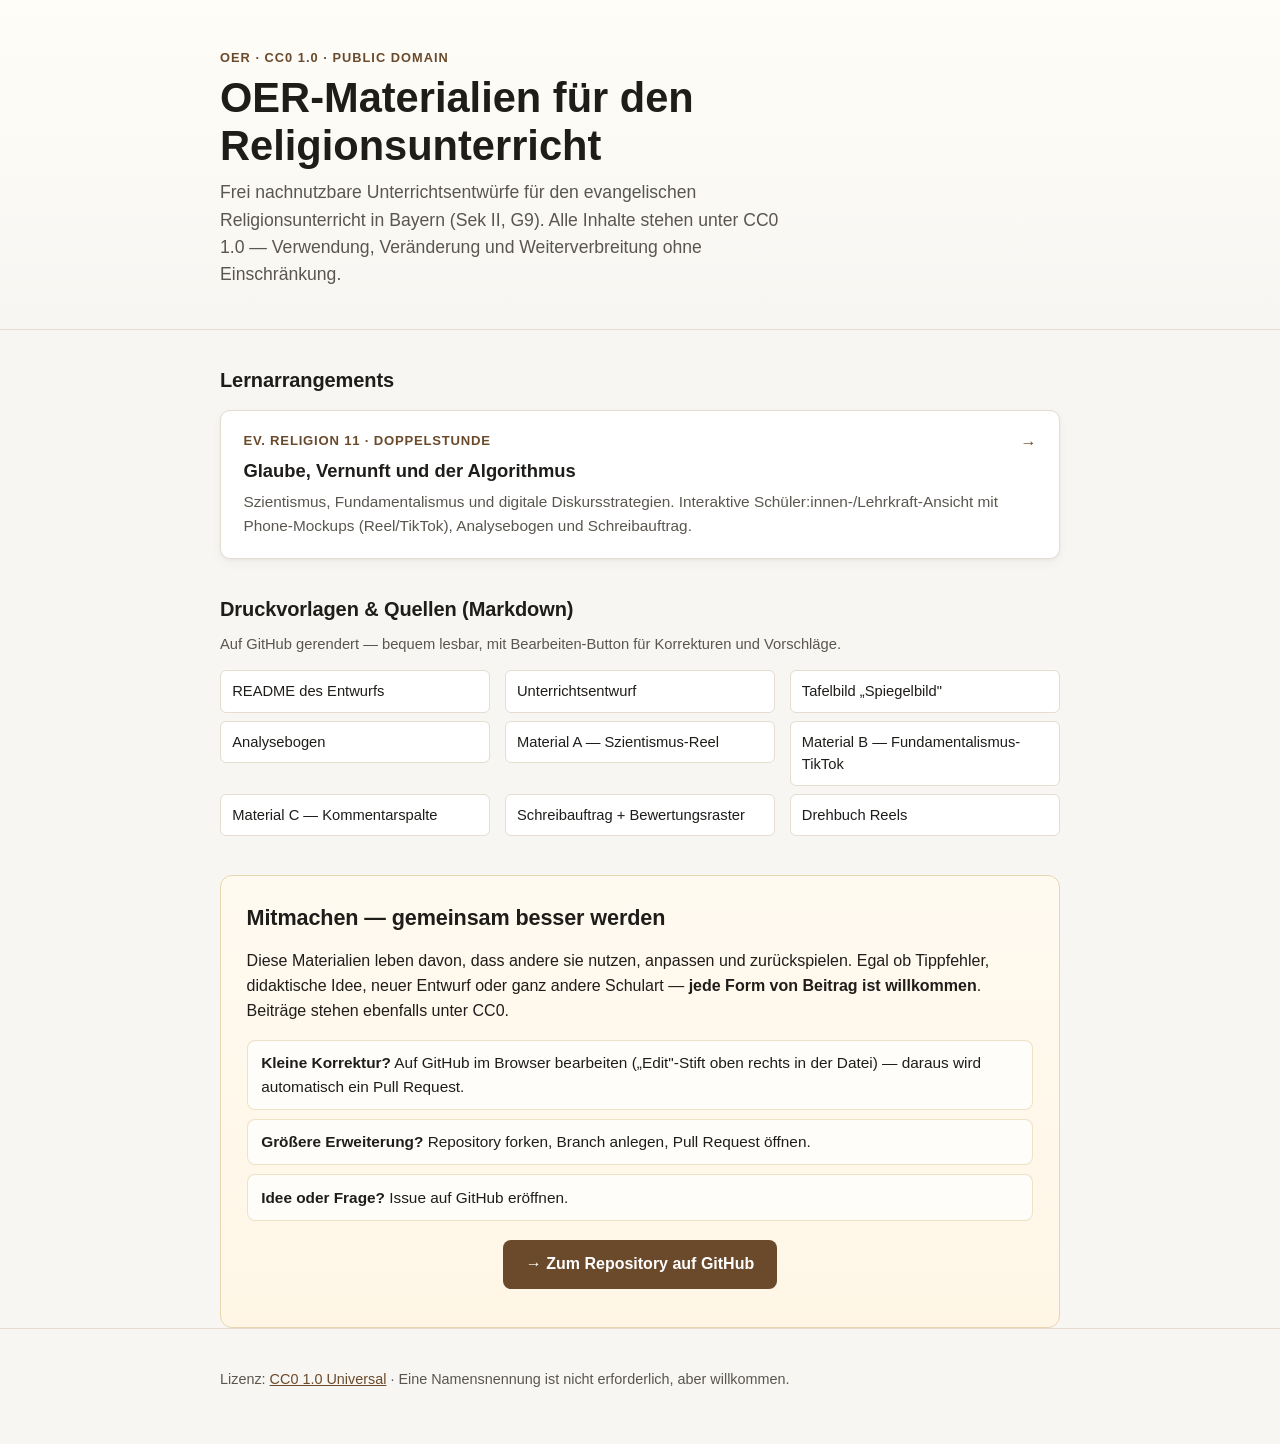
<file: index.html>
<!DOCTYPE html>
<html lang="de">
<head>
  <meta charset="UTF-8" />
  <meta name="viewport" content="width=device-width, initial-scale=1.0" />
  <title>OER-Materialien für den Religionsunterricht</title>
  <meta name="description" content="Frei nachnutzbare Unterrichtsentwürfe für den evangelischen Religionsunterricht (CC0 1.0)." />
  <style>
    :root {
      --bg: #f7f6f2;
      --fg: #1f1d1a;
      --muted: #5a564f;
      --accent: #6a4a2b;
      --card: #ffffff;
      --border: #e4ddd0;
      --shadow: 0 1px 3px rgba(0,0,0,.04), 0 4px 12px rgba(0,0,0,.04);
    }
    * { box-sizing: border-box; }
    html, body { margin: 0; padding: 0; }
    body {
      font-family: -apple-system, BlinkMacSystemFont, "Segoe UI", Roboto,
                   "Helvetica Neue", Arial, sans-serif;
      background: var(--bg);
      color: var(--fg);
      line-height: 1.55;
      -webkit-font-smoothing: antialiased;
    }
    .container {
      max-width: 880px;
      margin: 0 auto;
      padding: 0 1.25rem;
    }
    header.site {
      padding: 3rem 0 1.5rem;
      border-bottom: 1px solid var(--border);
      background: linear-gradient(180deg, #fffdf8, var(--bg));
    }
    .kicker {
      text-transform: uppercase;
      letter-spacing: .08em;
      font-size: .8rem;
      color: var(--accent);
      margin: 0 0 .4rem;
      font-weight: 600;
    }
    h1 {
      font-size: clamp(1.7rem, 2.6vw + 1rem, 2.6rem);
      line-height: 1.15;
      margin: 0 0 .6rem;
    }
    .lead {
      font-size: 1.1rem;
      color: var(--muted);
      max-width: 60ch;
      margin: 0 0 1rem;
    }
    main { padding: 2rem 0 3rem; }
    h2 {
      font-size: 1.25rem;
      margin: 2.2rem 0 .9rem;
      letter-spacing: -.005em;
    }
    .entry {
      display: block;
      background: var(--card);
      border: 1px solid var(--border);
      border-radius: 10px;
      padding: 1.25rem 1.4rem;
      margin: 0 0 1rem;
      text-decoration: none;
      color: inherit;
      box-shadow: var(--shadow);
      transition: transform .12s ease, box-shadow .12s ease, border-color .12s ease;
    }
    .entry:hover, .entry:focus-visible {
      transform: translateY(-1px);
      border-color: #d4c8b1;
      box-shadow: 0 2px 4px rgba(0,0,0,.05), 0 8px 18px rgba(0,0,0,.06);
      outline: none;
    }
    .entry .meta {
      font-size: .82rem;
      text-transform: uppercase;
      letter-spacing: .06em;
      color: var(--accent);
      margin: 0 0 .35rem;
      font-weight: 600;
    }
    .entry h3 {
      margin: 0 0 .3rem;
      font-size: 1.15rem;
    }
    .entry p {
      margin: 0;
      color: var(--muted);
      font-size: .96rem;
    }
    .entry .arrow {
      float: right;
      color: var(--accent);
      font-weight: 600;
    }
    ul.flat {
      list-style: none;
      padding: 0;
      margin: 0;
      display: grid;
      grid-template-columns: repeat(auto-fill, minmax(220px, 1fr));
      gap: .5rem .9rem;
    }
    ul.flat li { margin: 0; }
    ul.flat a {
      display: block;
      padding: .55rem .7rem;
      text-decoration: none;
      color: var(--fg);
      border: 1px solid var(--border);
      border-radius: 6px;
      background: var(--card);
      font-size: .92rem;
    }
    ul.flat a:hover { border-color: #d4c8b1; }
    footer.site {
      border-top: 1px solid var(--border);
      padding: 1.5rem 0 2.5rem;
      color: var(--muted);
      font-size: .9rem;
    }
    footer.site a { color: var(--accent); }
    .hint {
      color: var(--muted);
      font-size: .92rem;
      margin: -.4rem 0 .9rem;
    }
    .contribute {
      margin-top: 2.4rem;
      padding: 1.6rem 1.6rem 1.4rem;
      background: linear-gradient(180deg, #fffaf0, #fff6e6);
      border: 1px solid #e7d6b0;
      border-radius: 12px;
    }
    .contribute h2 {
      margin-top: 0;
      font-size: 1.35rem;
    }
    .contribute > p {
      color: var(--fg);
      margin: 0 0 1rem;
    }
    .contribute-ways {
      list-style: none;
      padding: 0;
      margin: 0 0 1.2rem;
      display: grid;
      gap: .55rem;
    }
    .contribute-ways li {
      padding: .65rem .85rem;
      background: rgba(255,255,255,.7);
      border: 1px solid rgba(231, 214, 176, .7);
      border-radius: 8px;
      font-size: .96rem;
      color: var(--fg);
    }
    .repo-cta {
      margin: 0;
      text-align: center;
    }
    .repo-link {
      display: inline-block;
      padding: .75rem 1.4rem;
      background: var(--accent);
      color: #fff;
      text-decoration: none;
      border-radius: 8px;
      font-weight: 600;
      font-size: 1rem;
      transition: background .12s ease, transform .12s ease;
    }
    .repo-link:hover,
    .repo-link:focus-visible {
      background: #553a22;
      transform: translateY(-1px);
      outline: none;
    }
  </style>
</head>
<body>

  <header class="site">
    <div class="container">
      <p class="kicker">OER · CC0 1.0 · Public Domain</p>
      <h1>OER-Materialien für den Religionsunterricht</h1>
      <p class="lead">
        Frei nachnutzbare Unterrichtsentwürfe für den evangelischen
        Religionsunterricht in Bayern (Sek II, G9). Alle Inhalte stehen
        unter CC0 1.0 — Verwendung, Veränderung und Weiterverbreitung
        ohne Einschränkung.
      </p>
    </div>
  </header>

  <main class="container">

    <h2>Lernarrangements</h2>

    <a class="entry" href="oer/ev-religion-11/glaube-und-vernunft/web/">
      <span class="arrow">→</span>
      <p class="meta">Ev. Religion 11 · Doppelstunde</p>
      <h3>Glaube, Vernunft und der Algorithmus</h3>
      <p>
        Szientismus, Fundamentalismus und digitale Diskursstrategien.
        Interaktive Schüler:innen-/Lehrkraft-Ansicht mit Phone-Mockups
        (Reel/TikTok), Analysebogen und Schreibauftrag.
      </p>
    </a>

    <h2>Druckvorlagen & Quellen (Markdown)</h2>
    <p class="hint">
      Auf GitHub gerendert — bequem lesbar, mit Bearbeiten-Button für
      Korrekturen und Vorschläge.
    </p>

    <ul class="flat">
      <li><a href="https://github.com/joerglohrer/glaube-vernunft-algorithmus/blob/main/oer/ev-religion-11/glaube-und-vernunft/README.md">README des Entwurfs</a></li>
      <li><a href="https://github.com/joerglohrer/glaube-vernunft-algorithmus/blob/main/oer/ev-religion-11/glaube-und-vernunft/unterrichtsentwurf.md">Unterrichtsentwurf</a></li>
      <li><a href="https://github.com/joerglohrer/glaube-vernunft-algorithmus/blob/main/oer/ev-religion-11/glaube-und-vernunft/material/tafelbild-spiegelbild.md">Tafelbild „Spiegelbild"</a></li>
      <li><a href="https://github.com/joerglohrer/glaube-vernunft-algorithmus/blob/main/oer/ev-religion-11/glaube-und-vernunft/material/analysebogen.md">Analysebogen</a></li>
      <li><a href="https://github.com/joerglohrer/glaube-vernunft-algorithmus/blob/main/oer/ev-religion-11/glaube-und-vernunft/material/material-a-szientismus-reel.md">Material A — Szientismus-Reel</a></li>
      <li><a href="https://github.com/joerglohrer/glaube-vernunft-algorithmus/blob/main/oer/ev-religion-11/glaube-und-vernunft/material/material-b-fundamentalismus-tiktok.md">Material B — Fundamentalismus-TikTok</a></li>
      <li><a href="https://github.com/joerglohrer/glaube-vernunft-algorithmus/blob/main/oer/ev-religion-11/glaube-und-vernunft/material/material-c-kommentarspalte.md">Material C — Kommentarspalte</a></li>
      <li><a href="https://github.com/joerglohrer/glaube-vernunft-algorithmus/blob/main/oer/ev-religion-11/glaube-und-vernunft/material/schreibauftrag-mit-bewertungsraster.md">Schreibauftrag + Bewertungsraster</a></li>
      <li><a href="https://github.com/joerglohrer/glaube-vernunft-algorithmus/blob/main/oer/ev-religion-11/glaube-und-vernunft/material/drehbuch-reels.md">Drehbuch Reels</a></li>
    </ul>

    <section class="contribute">
      <h2>Mitmachen — gemeinsam besser werden</h2>
      <p>
        Diese Materialien leben davon, dass andere sie nutzen, anpassen
        und zurückspielen. Egal ob Tippfehler, didaktische Idee, neuer
        Entwurf oder ganz andere Schulart — <strong>jede Form von
        Beitrag ist willkommen</strong>. Beiträge stehen ebenfalls unter
        CC0.
      </p>
      <ul class="contribute-ways">
        <li>
          <strong>Kleine Korrektur?</strong> Auf GitHub im Browser
          bearbeiten („Edit"-Stift oben rechts in der Datei) — daraus
          wird automatisch ein Pull Request.
        </li>
        <li>
          <strong>Größere Erweiterung?</strong> Repository forken,
          Branch anlegen, Pull Request öffnen.
        </li>
        <li>
          <strong>Idee oder Frage?</strong> Issue auf GitHub eröffnen.
        </li>
      </ul>
      <p class="repo-cta">
        <a class="repo-link"
           href="https://github.com/joerglohrer/glaube-vernunft-algorithmus"
           target="_blank" rel="noopener">
          → Zum Repository auf GitHub
        </a>
      </p>
    </section>

  </main>

  <footer class="site">
    <div class="container">
      <p>
        Lizenz: <a href="LICENSE">CC0 1.0 Universal</a> · Eine Namensnennung
        ist nicht erforderlich, aber willkommen.
      </p>
    </div>
  </footer>

</body>
</html>
</file>
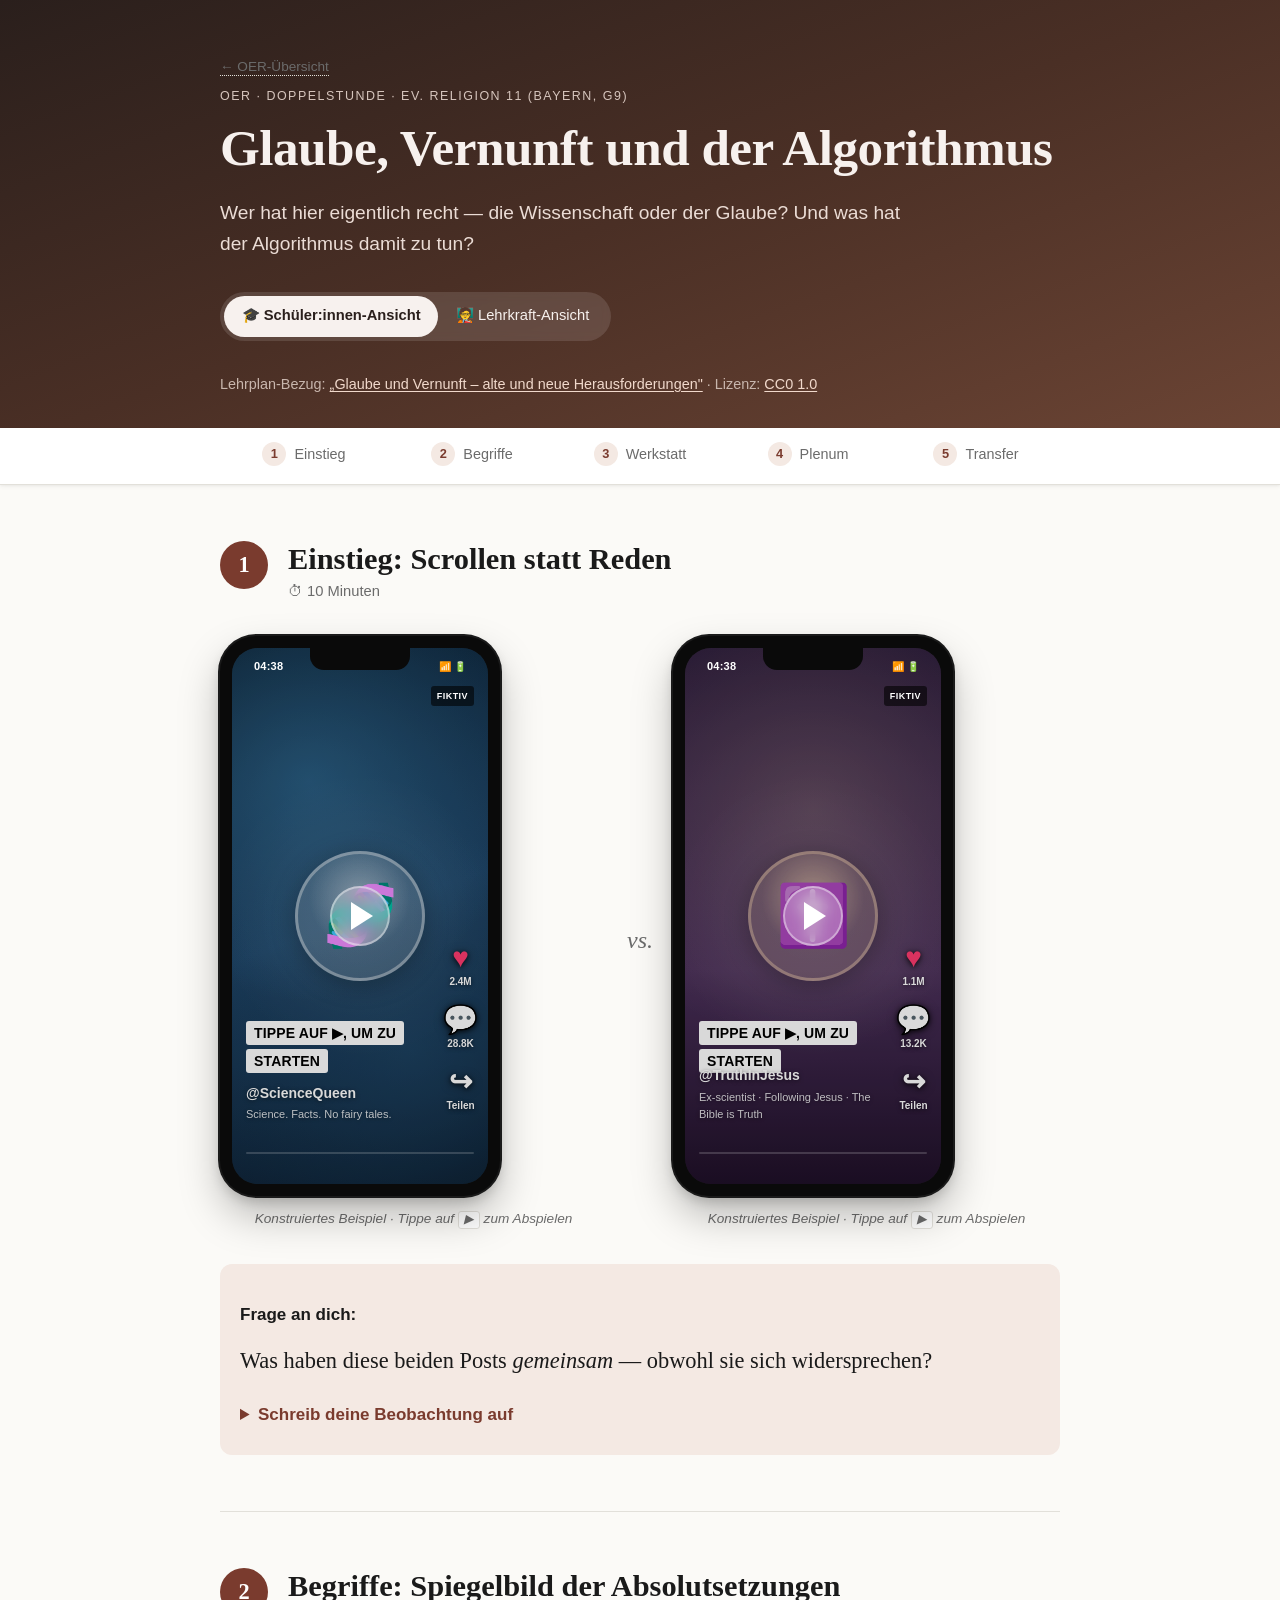
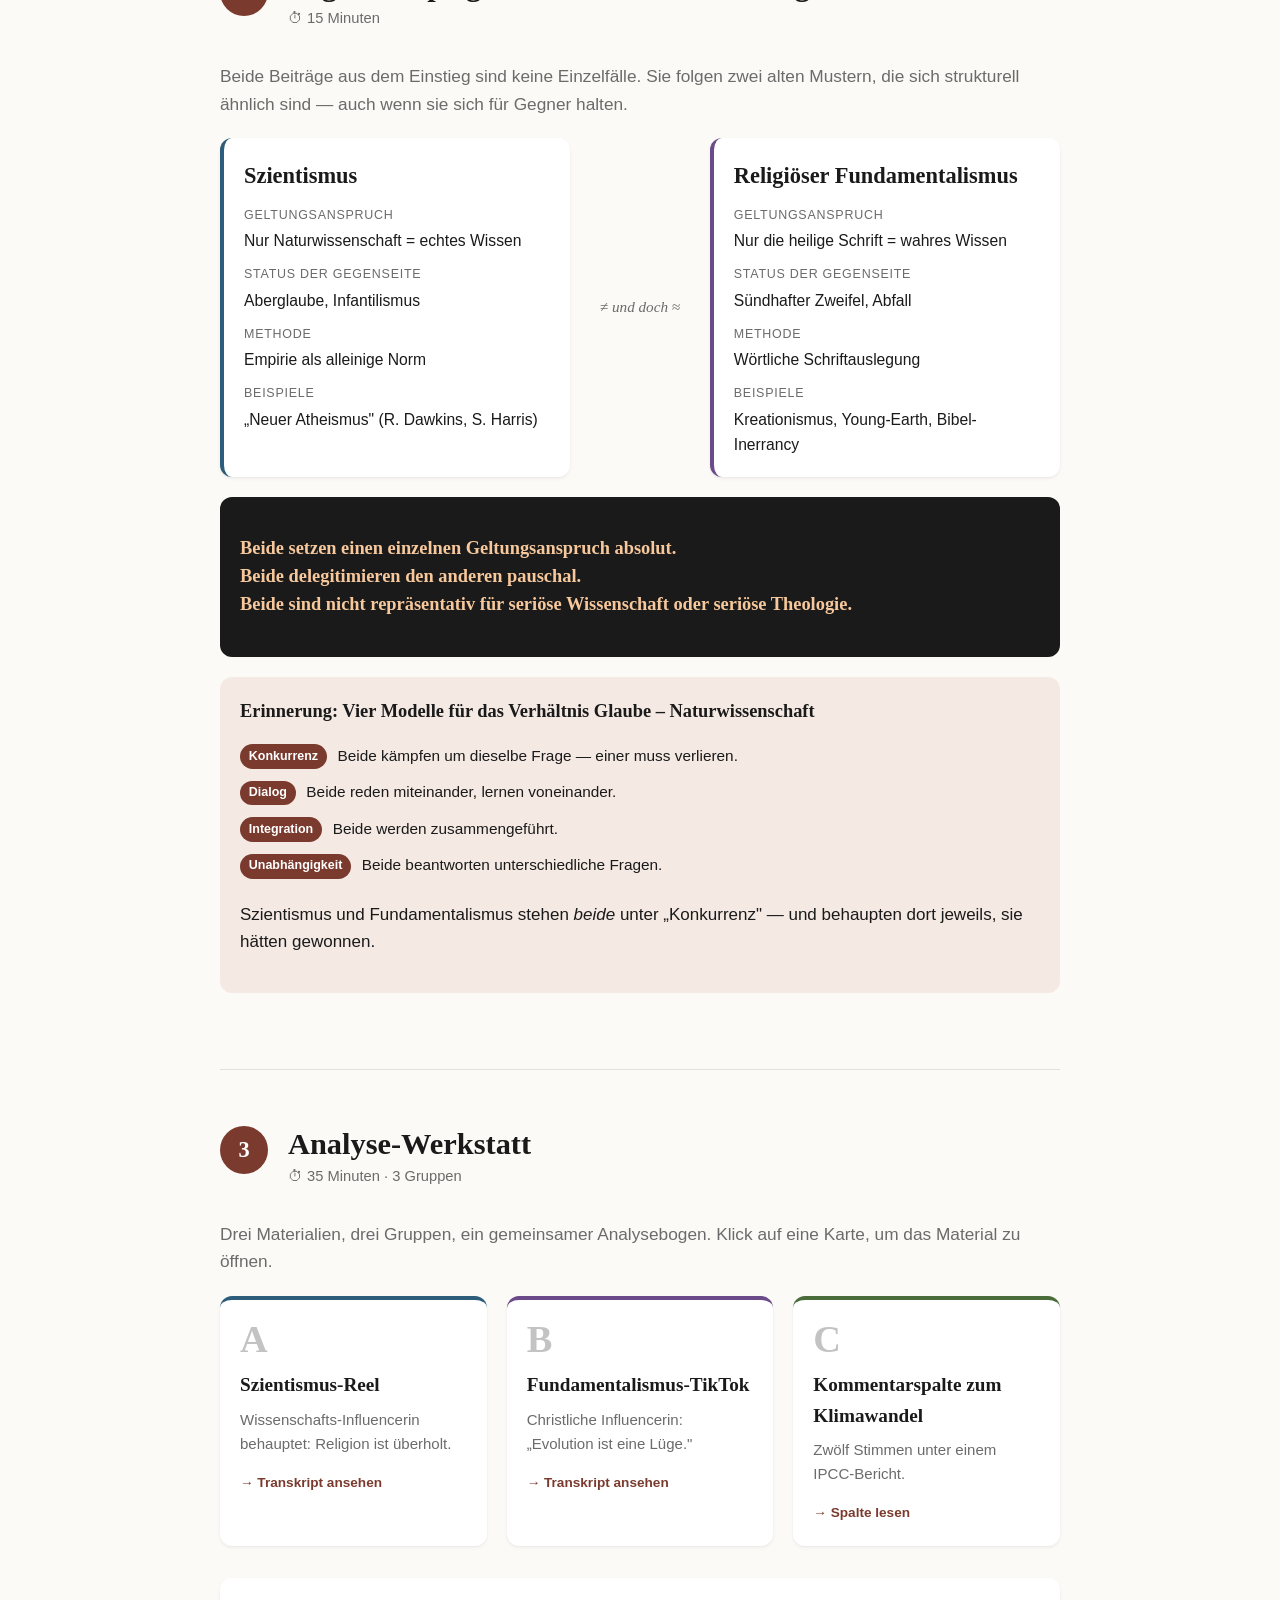
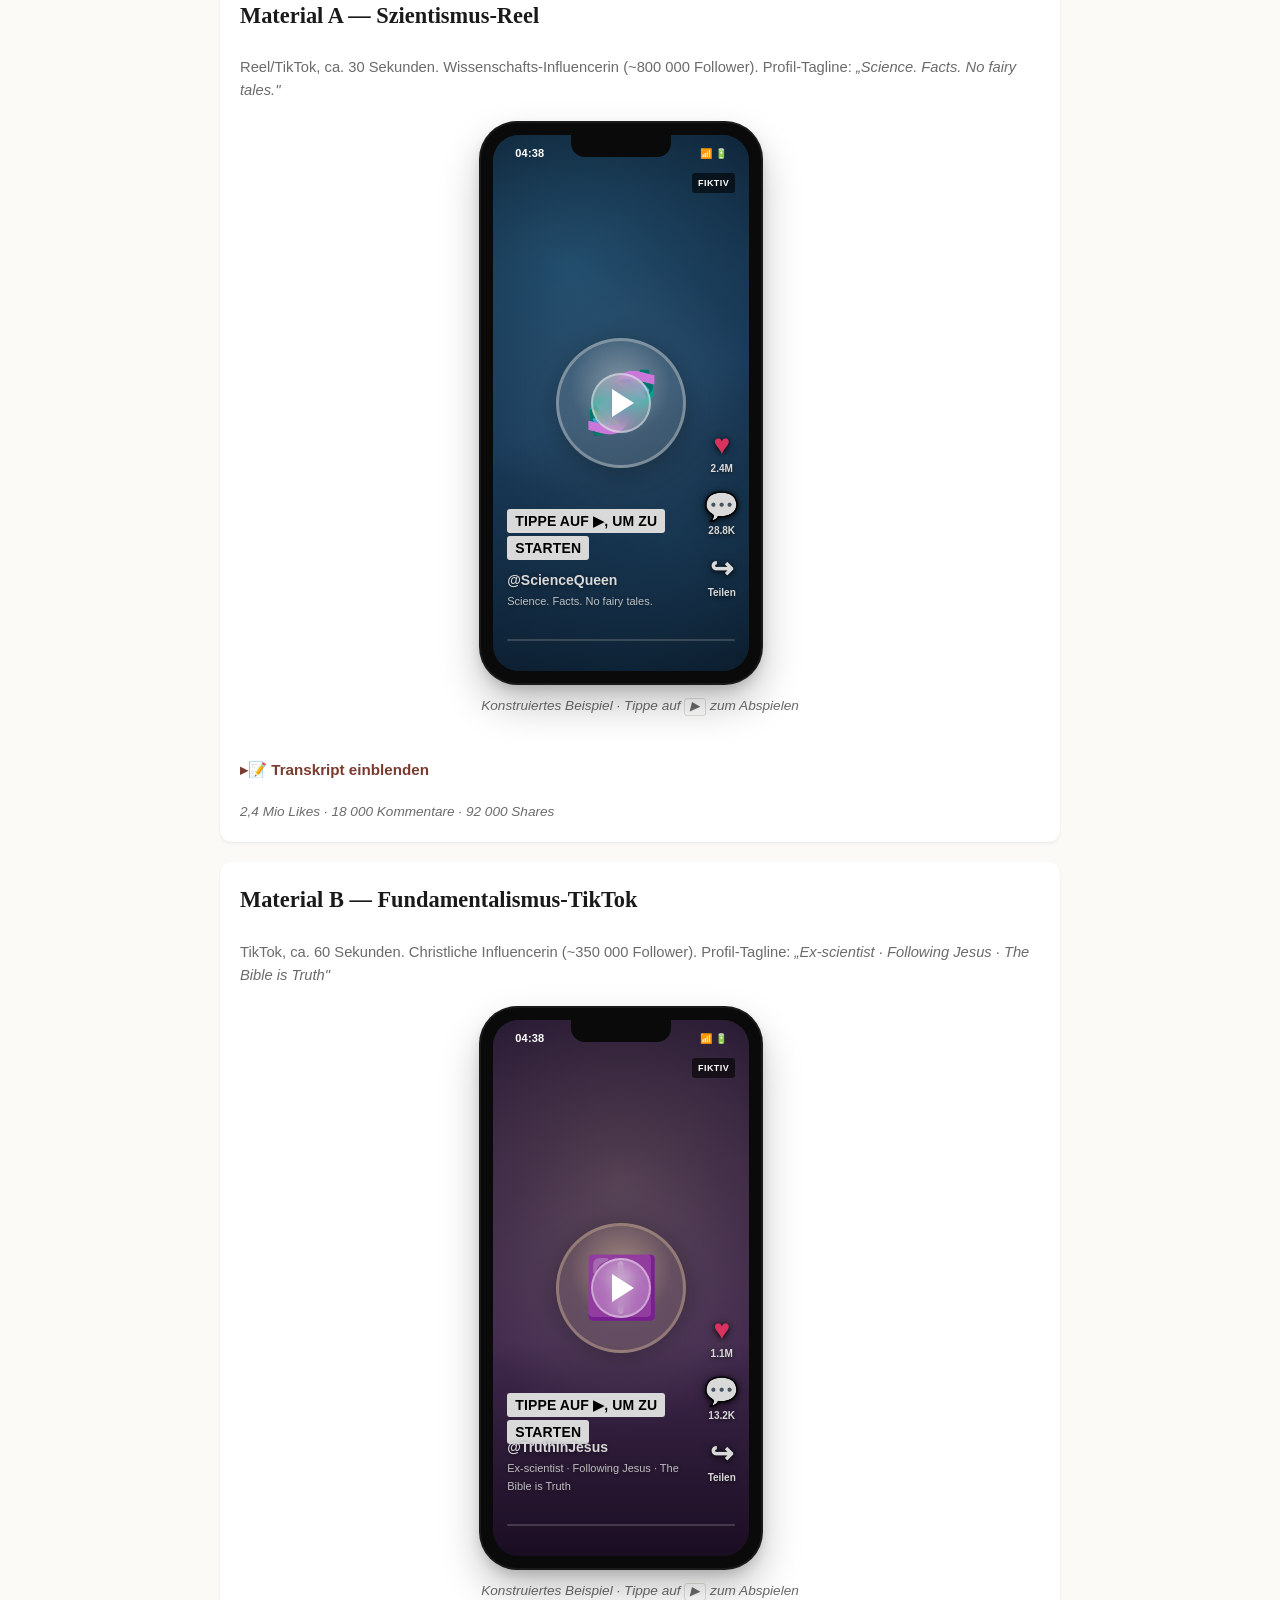
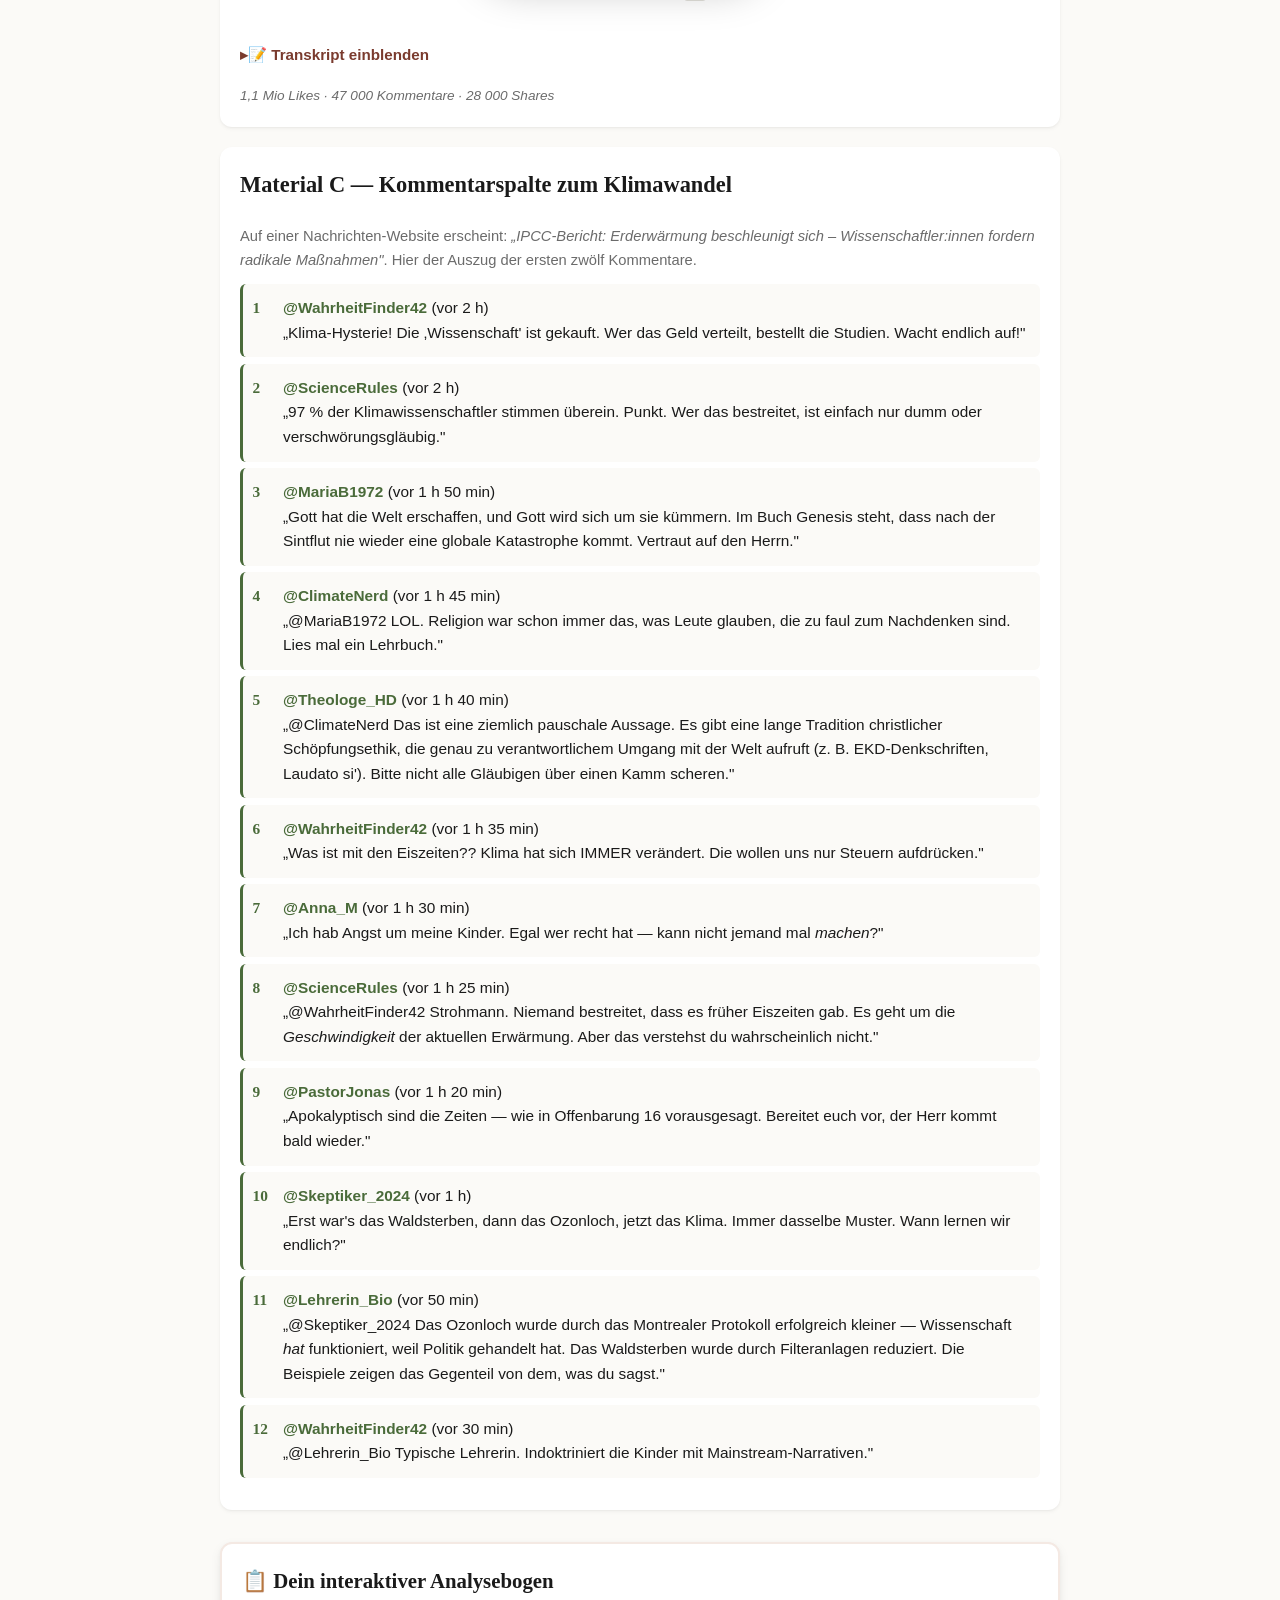
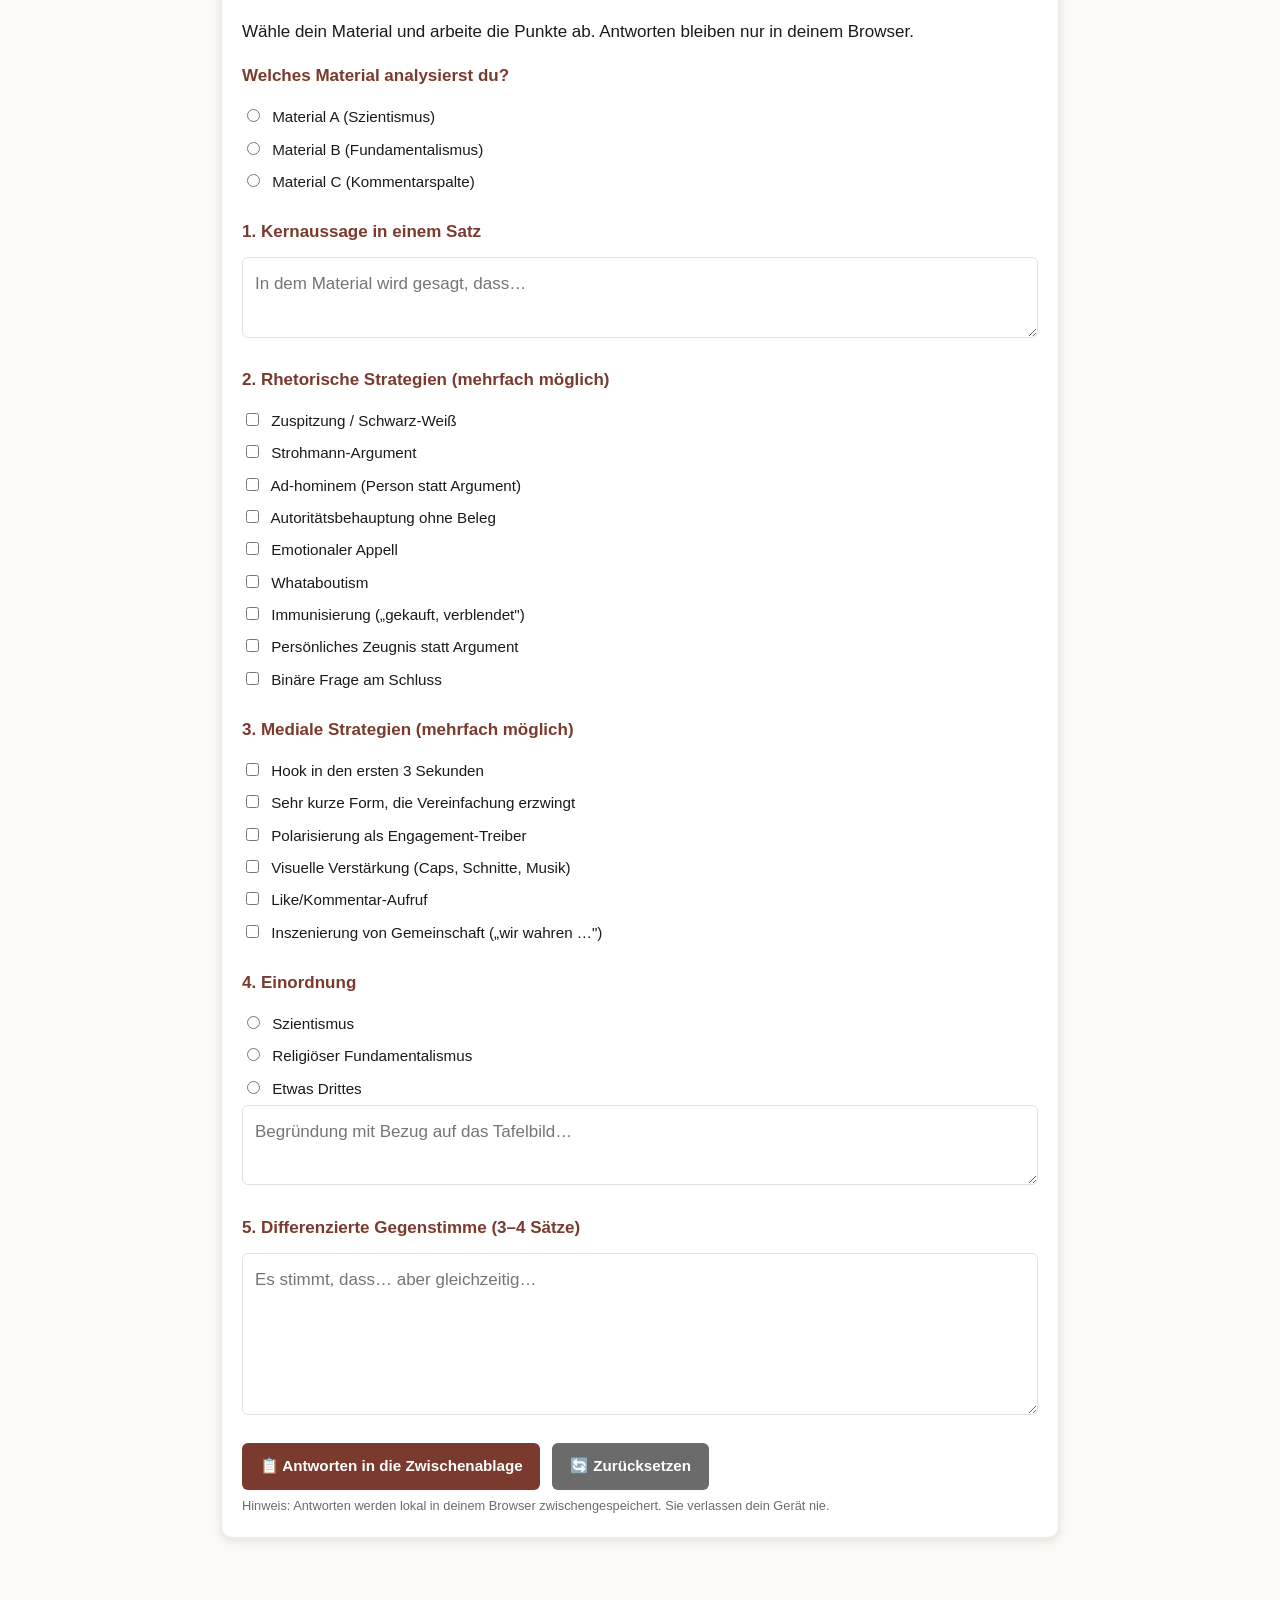
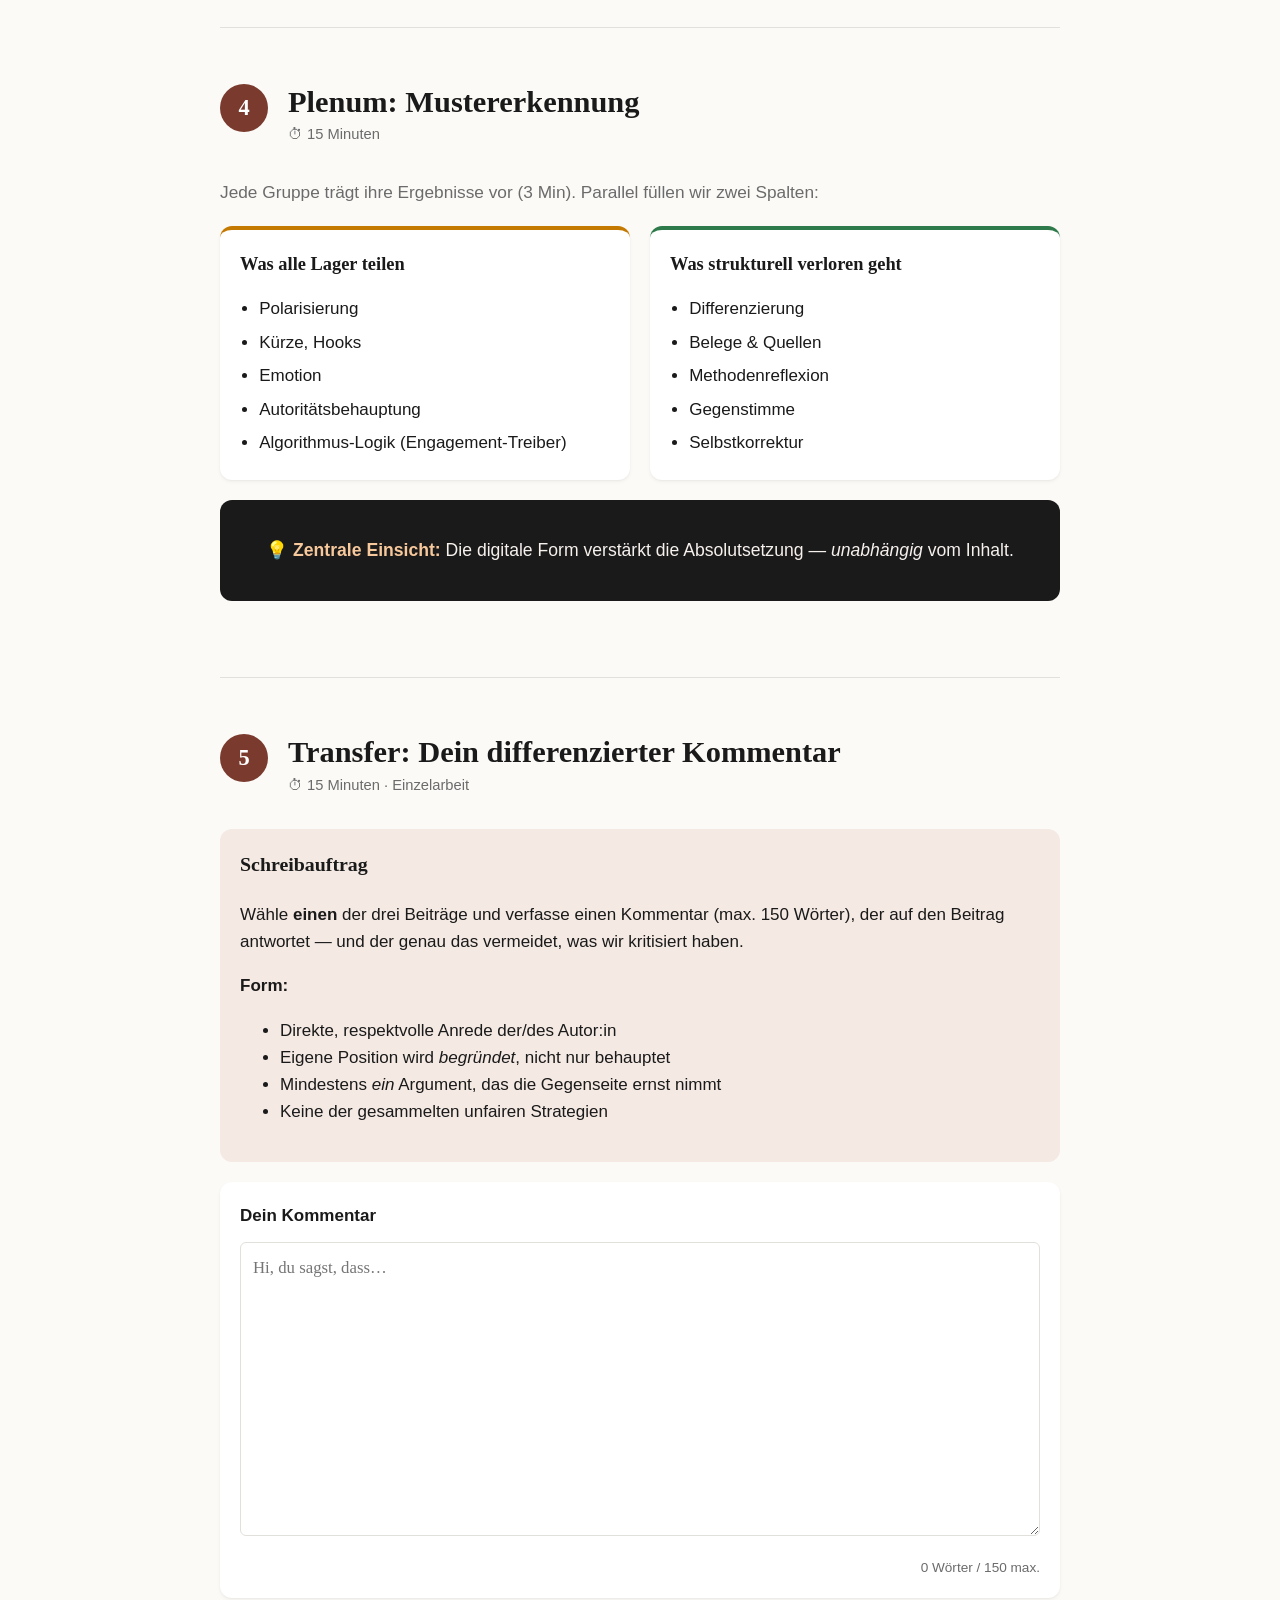
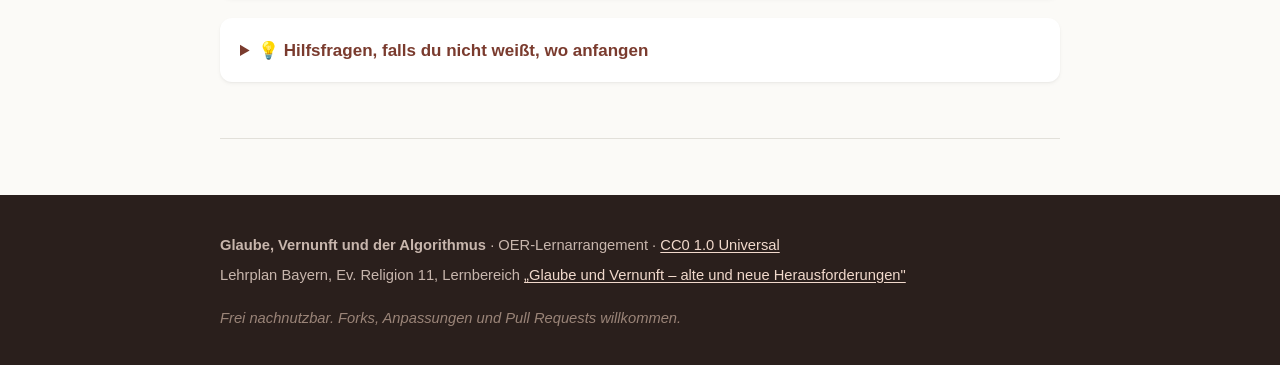
<file: oer/ev-religion-11/glaube-und-vernunft/web/index.html>
<!DOCTYPE html>
<html lang="de">
<head>
  <meta charset="UTF-8" />
  <meta name="viewport" content="width=device-width, initial-scale=1.0" />
  <title>Glaube, Vernunft und der Algorithmus · Doppelstunde Ev. Religion 11</title>
  <meta name="description" content="OER-Lernarrangement zum Thema Szientismus, Fundamentalismus und digitale Diskursstrategien. Lehrplan Bayern, Ev. Religion 11. Lizenz: CC0 1.0." />
  <link rel="stylesheet" href="css/style.css" />
  <link rel="stylesheet" href="css/phone.css" />
</head>
<body>

  <header class="site-header">
    <div class="container">
      <p class="breadcrumb">
        <a href="../../../../">← OER-Übersicht</a>
      </p>
      <p class="kicker">OER · Doppelstunde · Ev. Religion 11 (Bayern, G9)</p>
      <h1>Glaube, Vernunft und der Algorithmus</h1>
      <p class="lead">
        Wer hat hier eigentlich recht — die Wissenschaft oder der Glaube?
        Und was hat der Algorithmus damit zu tun?
      </p>

      <div class="mode-toggle" role="group" aria-label="Ansicht wechseln">
        <button id="mode-student" class="mode-btn is-active" aria-pressed="true">
          🎓 Schüler:innen-Ansicht
        </button>
        <button id="mode-teacher" class="mode-btn" aria-pressed="false">
          🧑‍🏫 Lehrkraft-Ansicht
        </button>
      </div>

      <p class="meta">
        Lehrplan-Bezug:
        <a href="https://www.lehrplanplus.bayern.de/fachlehrplan/lernbereich/291718" target="_blank" rel="noopener">
          „Glaube und Vernunft – alte und neue Herausforderungen"</a>
        · Lizenz:
        <a href="../../../../LICENSE" target="_blank">CC0 1.0</a>
      </p>
    </div>
  </header>

  <nav class="phase-nav" aria-label="Phasen der Doppelstunde">
    <div class="container">
      <ol>
        <li><a href="#phase-1" class="phase-link" data-phase="1"><span>1</span> Einstieg</a></li>
        <li><a href="#phase-2" class="phase-link" data-phase="2"><span>2</span> Begriffe</a></li>
        <li><a href="#phase-3" class="phase-link" data-phase="3"><span>3</span> Werkstatt</a></li>
        <li><a href="#phase-4" class="phase-link" data-phase="4"><span>4</span> Plenum</a></li>
        <li><a href="#phase-5" class="phase-link" data-phase="5"><span>5</span> Transfer</a></li>
      </ol>
    </div>
  </nav>

  <main class="container">

    <!-- PHASE 1 -->
    <section id="phase-1" class="phase">
      <div class="phase-head">
        <span class="phase-num">1</span>
        <div>
          <h2>Einstieg: Scrollen statt Reden</h2>
          <p class="phase-time">⏱ 10 Minuten</p>
        </div>
      </div>

      <div class="phones-side-by-side">
        <div data-phone="science"></div>
        <div class="impulse-vs">vs.</div>
        <div data-phone="religion"></div>
      </div>

      <div class="prompt">
        <p><strong>Frage an dich:</strong></p>
        <p class="big-question">
          Was haben diese beiden Posts <em>gemeinsam</em> — obwohl sie sich
          widersprechen?
        </p>

        <details class="brain-dump">
          <summary>Schreib deine Beobachtung auf</summary>
          <textarea placeholder="Ich glaube, gemeinsam ist…" rows="4"></textarea>
          <p class="note">
            Dein Text bleibt nur in deinem Browser — nichts wird gespeichert
            oder verschickt.
          </p>
        </details>
      </div>

      <aside class="teacher-note" hidden>
        <h3>🧑‍🏫 Hinweis für die Lehrkraft</h3>
        <p>
          <strong>Methode:</strong> Stummer Impuls + 2 min Murmelphase.
          Sammlung an der Tafel.
        </p>
        <p>
          <strong>Erwartete Beobachtungen:</strong>
        </p>
        <ul>
          <li>Beide pauschalisieren / arbeiten mit Schwarz-Weiß-Unterscheidungen</li>
          <li>Beide enthalten kaum Argumente, dafür viele Behauptungen</li>
          <li>Beide sind kurz, emotional, formatgleich</li>
          <li>Beide bekommen massive Reichweite</li>
        </ul>
        <p>
          → Diese Doppelbeobachtung trägt das Tafelbild der nächsten Phase.
        </p>
      </aside>
    </section>

    <!-- PHASE 2 -->
    <section id="phase-2" class="phase">
      <div class="phase-head">
        <span class="phase-num">2</span>
        <div>
          <h2>Begriffe: Spiegelbild der Absolutsetzungen</h2>
          <p class="phase-time">⏱ 15 Minuten</p>
        </div>
      </div>

      <p class="intro">
        Beide Beiträge aus dem Einstieg sind keine Einzelfälle. Sie folgen
        zwei alten Mustern, die sich strukturell ähnlich sind — auch wenn
        sie sich für Gegner halten.
      </p>

      <div class="mirror-grid">
        <article class="mirror-card mirror-science">
          <h3>Szientismus</h3>
          <dl>
            <dt>Geltungsanspruch</dt>
            <dd>Nur Naturwissenschaft = echtes Wissen</dd>
            <dt>Status der Gegenseite</dt>
            <dd>Aberglaube, Infantilismus</dd>
            <dt>Methode</dt>
            <dd>Empirie als alleinige Norm</dd>
            <dt>Beispiele</dt>
            <dd>„Neuer Atheismus" (R. Dawkins, S. Harris)</dd>
          </dl>
        </article>

        <div class="mirror-divider" aria-hidden="true">
          <span>≠ und doch ≈</span>
        </div>

        <article class="mirror-card mirror-religion">
          <h3>Religiöser Fundamentalismus</h3>
          <dl>
            <dt>Geltungsanspruch</dt>
            <dd>Nur die heilige Schrift = wahres Wissen</dd>
            <dt>Status der Gegenseite</dt>
            <dd>Sündhafter Zweifel, Abfall</dd>
            <dt>Methode</dt>
            <dd>Wörtliche Schriftauslegung</dd>
            <dt>Beispiele</dt>
            <dd>Kreationismus, Young-Earth, Bibel-Inerrancy</dd>
          </dl>
        </article>
      </div>

      <div class="pointe">
        <p>
          <strong>Beide setzen einen einzelnen Geltungsanspruch absolut.</strong><br />
          <strong>Beide delegitimieren den anderen pauschal.</strong><br />
          <strong>Beide sind nicht repräsentativ für seriöse Wissenschaft
          oder seriöse Theologie.</strong>
        </p>
      </div>

      <div class="callout">
        <h4>Erinnerung: Vier Modelle für das Verhältnis Glaube – Naturwissenschaft</h4>
        <ul class="model-list">
          <li><span class="model-tag">Konkurrenz</span> Beide kämpfen um dieselbe Frage — einer muss verlieren.</li>
          <li><span class="model-tag">Dialog</span> Beide reden miteinander, lernen voneinander.</li>
          <li><span class="model-tag">Integration</span> Beide werden zusammengeführt.</li>
          <li><span class="model-tag">Unabhängigkeit</span> Beide beantworten unterschiedliche Fragen.</li>
        </ul>
        <p>
          Szientismus und Fundamentalismus stehen <em>beide</em> unter
          „Konkurrenz" — und behaupten dort jeweils, sie hätten gewonnen.
        </p>
      </div>

      <aside class="teacher-note" hidden>
        <h3>🧑‍🏫 Hinweis für die Lehrkraft</h3>
        <p>
          <strong>Methode:</strong> Lehrervortrag + Tafelbild
          (siehe <a href="https://github.com/joerglohrer/glaube-vernunft-algorithmus/blob/main/oer/ev-religion-11/glaube-und-vernunft/material/tafelbild-spiegelbild.md" target="_blank" rel="noopener">tafelbild-spiegelbild.md</a>).
        </p>
        <p>
          <strong>Wichtige Klarstellung:</strong> Weder seriöse
          Naturwissenschaft noch seriöse Theologie vertritt diese
          Positionen. Das sind populäre Pauschalisierungen, die im
          digitalen Raum überproportional sichtbar sind, weil das Format
          sie belohnt.
        </p>
        <p>
          <strong>Sachanalyse-Vertiefung:</strong> Auch die in der Vorstunde
          eingeführte historisch-kritische Exegese und das reformatorische
          „sola scriptura" stehen in <em>klarem</em> Gegensatz zur
          fundamentalistischen Lesart. Das wird in Phase 3 (Material B)
          relevant.
        </p>
      </aside>
    </section>

    <!-- PHASE 3 -->
    <section id="phase-3" class="phase">
      <div class="phase-head">
        <span class="phase-num">3</span>
        <div>
          <h2>Analyse-Werkstatt</h2>
          <p class="phase-time">⏱ 35 Minuten · 3 Gruppen</p>
        </div>
      </div>

      <p class="intro">
        Drei Materialien, drei Gruppen, ein gemeinsamer Analysebogen.
        Klick auf eine Karte, um das Material zu öffnen.
      </p>

      <div class="material-grid">
        <a class="material-card material-a" href="#material-a">
          <div class="material-letter">A</div>
          <h3>Szientismus-Reel</h3>
          <p>Wissenschafts-Influencerin behauptet: Religion ist überholt.</p>
          <span class="material-hint">→ Transkript ansehen</span>
        </a>

        <a class="material-card material-b" href="#material-b">
          <div class="material-letter">B</div>
          <h3>Fundamentalismus-TikTok</h3>
          <p>Christliche Influencerin: „Evolution ist eine Lüge."</p>
          <span class="material-hint">→ Transkript ansehen</span>
        </a>

        <a class="material-card material-c" href="#material-c">
          <div class="material-letter">C</div>
          <h3>Kommentarspalte zum Klimawandel</h3>
          <p>Zwölf Stimmen unter einem IPCC-Bericht.</p>
          <span class="material-hint">→ Spalte lesen</span>
        </a>
      </div>

      <!-- Material A -->
      <article id="material-a" class="material-detail">
        <h3>Material A — Szientismus-Reel</h3>
        <p class="material-context">
          Reel/TikTok, ca. 30 Sekunden. Wissenschafts-Influencerin
          (~800 000 Follower). Profil-Tagline: <em>„Science. Facts. No
          fairy tales."</em>
        </p>

        <div class="phone-stage">
          <div data-phone="science"></div>
        </div>

        <details class="transcript-toggle">
          <summary>📝 Transkript einblenden</summary>
        <div class="transcript">
          <p><strong>[0:00, eingeblendet:]</strong> „RELIGION IS JUST ADULTS' FAIRY TALES."</p>
          <p><strong>[0:02]</strong> „Lass mich dir das mal in 30 Sekunden
          erklären. Wenn du heute noch glaubst, dass irgendein bärtiger Mann
          im Himmel sitzt und die Welt regiert — dann hast du im
          Schulunterricht nicht aufgepasst."</p>
          <p><strong>[0:10]</strong> „Wir haben Quantenphysik. Wir haben
          Evolution. Wir haben Neurowissenschaften. Wir wissen, <em>wie</em>
          die Welt funktioniert. Punkt."</p>
          <p><strong>[0:18]</strong> „Religion ist das, woran Menschen
          geglaubt haben, <em>bevor</em> sie es besser wussten. Heute
          brauchen wir das nicht mehr. Die Daten sind eindeutig."</p>
          <p><strong>[0:26]</strong> „Folge mir für mehr echte Wissenschaft —
          ohne Märchenstunde."</p>
        </div>
        </details>
        <div class="engagement">2,4 Mio Likes · 18 000 Kommentare · 92 000 Shares</div>

        <aside class="teacher-note" hidden>
          <h4>🧑‍🏫 Drei Lernspuren</h4>
          <ol>
            <li><strong>Inhaltliche Pauschalisierung:</strong> Religion =
              Aberglaube. Ignoriert, dass Theologie und Religion eigene
              Erkenntnisansprüche kennen.</li>
            <li><strong>Argumentative Lücken:</strong> „Die Daten sind
              eindeutig" ist Behauptung, kein Argument; kein einziges
              naturwissenschaftliches Ergebnis wird genannt.</li>
            <li><strong>Mediale Strategien:</strong> Hook in Sekunde 1,
              Visual-Caps, Autoritäts-Inszenierung, Aufruf zum Folgen.</li>
          </ol>
        </aside>
      </article>

      <!-- Material B -->
      <article id="material-b" class="material-detail">
        <h3>Material B — Fundamentalismus-TikTok</h3>
        <p class="material-context">
          TikTok, ca. 60 Sekunden. Christliche Influencerin
          (~350 000 Follower). Profil-Tagline: <em>„Ex-scientist · Following
          Jesus · The Bible is Truth"</em>
        </p>

        <div class="phone-stage">
          <div data-phone="religion"></div>
        </div>

        <details class="transcript-toggle">
          <summary>📝 Transkript einblenden</summary>
        <div class="transcript">
          <p><strong>[0:00]</strong> „Ich war Wissenschaftlerin. Ich habe
          geglaubt, dass die Erde Milliarden von Jahren alt ist. Ich habe
          geglaubt, dass wir vom Affen abstammen."</p>
          <p><strong>[0:08]</strong> „Heute weiß ich: Das war eine Lüge.
          Eine vom Teufel gestreute Lüge."</p>
          <p><strong>[0:14]</strong> „Gott hat die Welt in sechs Tagen
          erschaffen. Punkt. So steht's in der Bibel — und die Bibel ist
          Wahrheit. Wort für Wort."</p>
          <p><strong>[0:22]</strong> „Die sogenannte Evolutionstheorie
          ist <em>nur</em> eine Theorie. Sie ist nie bewiesen worden. Aber
          Schulen, Medien, Universitäten — alle pushen das, weil sie Gott
          aus unseren Köpfen vertreiben wollen."</p>
          <p><strong>[0:35]</strong> „Wenn dir das, was ich sage, Angst
          macht — dann ist das der Heilige Geist, der dich überzeugt."</p>
          <p><strong>[0:42]</strong> „Ich habe meinen Doktortitel
          weggeworfen. Ich folge jetzt Jesus. Und du? Auf wessen Seite
          stehst du?"</p>
          <p><strong>[0:55]</strong> „Like, wenn du an Gottes Wahrheit
          glaubst. Kommentier ‚Amen' für Segen."</p>
        </div>
        </details>
        <div class="engagement">1,1 Mio Likes · 47 000 Kommentare · 28 000 Shares</div>

        <aside class="teacher-note" hidden>
          <h4>🧑‍🏫 Drei Lernspuren</h4>
          <ol>
            <li><strong>Inhaltliche Pauschalisierung:</strong> Verkennt den
              wissenschaftlichen Theoriebegriff; ignoriert die Vielfalt
              biblischer Gattungen und die historisch-kritische Auslegung
              (Vorstunde).</li>
            <li><strong>Argumentative Lücken:</strong> Persönliches
              Zeugnis statt Begründung; Verschwörungs-Andeutung als
              Immunisierung.</li>
            <li><strong>Mediale Strategien:</strong> Emotionale Musik,
              Lebensgeschichte, binäre Frage am Schluss.</li>
          </ol>
          <p>
            <strong>Theologische Klarstellung:</strong> Das in der Vorstunde
            behandelte evangelische Schriftverständnis („sola scriptura"
            als Maßstab des Glaubens, Christus als Mitte der Schrift) ist
            <em>nicht</em> identisch mit „Bibel Wort für Wort". Die
            Position im Material entspricht einer fundamentalistischen
            Lesart, nicht der reformatorischen Tradition.
          </p>
        </aside>
      </article>

      <!-- Material C -->
      <article id="material-c" class="material-detail">
        <h3>Material C — Kommentarspalte zum Klimawandel</h3>
        <p class="material-context">
          Auf einer Nachrichten-Website erscheint:
          <em>„IPCC-Bericht: Erderwärmung beschleunigt sich –
          Wissenschaftler:innen fordern radikale Maßnahmen"</em>.
          Hier der Auszug der ersten zwölf Kommentare.
        </p>

        <ol class="comments">
          <li><strong>@WahrheitFinder42</strong> (vor 2 h)<br />
            „Klima-Hysterie! Die ‚Wissenschaft' ist gekauft. Wer das Geld
            verteilt, bestellt die Studien. Wacht endlich auf!"</li>
          <li><strong>@ScienceRules</strong> (vor 2 h)<br />
            „97 % der Klimawissenschaftler stimmen überein. Punkt. Wer das
            bestreitet, ist einfach nur dumm oder verschwörungsgläubig."</li>
          <li><strong>@MariaB1972</strong> (vor 1 h 50 min)<br />
            „Gott hat die Welt erschaffen, und Gott wird sich um sie
            kümmern. Im Buch Genesis steht, dass nach der Sintflut nie
            wieder eine globale Katastrophe kommt. Vertraut auf den Herrn."</li>
          <li><strong>@ClimateNerd</strong> (vor 1 h 45 min)<br />
            „@MariaB1972 LOL. Religion war schon immer das, was Leute
            glauben, die zu faul zum Nachdenken sind. Lies mal ein
            Lehrbuch."</li>
          <li><strong>@Theologe_HD</strong> (vor 1 h 40 min)<br />
            „@ClimateNerd Das ist eine ziemlich pauschale Aussage. Es gibt
            eine lange Tradition christlicher Schöpfungsethik, die genau zu
            verantwortlichem Umgang mit der Welt aufruft (z. B.
            EKD-Denkschriften, Laudato si'). Bitte nicht alle Gläubigen
            über einen Kamm scheren."</li>
          <li><strong>@WahrheitFinder42</strong> (vor 1 h 35 min)<br />
            „Was ist mit den Eiszeiten?? Klima hat sich IMMER verändert.
            Die wollen uns nur Steuern aufdrücken."</li>
          <li><strong>@Anna_M</strong> (vor 1 h 30 min)<br />
            „Ich hab Angst um meine Kinder. Egal wer recht hat — kann
            nicht jemand mal <em>machen</em>?"</li>
          <li><strong>@ScienceRules</strong> (vor 1 h 25 min)<br />
            „@WahrheitFinder42 Strohmann. Niemand bestreitet, dass es
            früher Eiszeiten gab. Es geht um die <em>Geschwindigkeit</em>
            der aktuellen Erwärmung. Aber das verstehst du wahrscheinlich
            nicht."</li>
          <li><strong>@PastorJonas</strong> (vor 1 h 20 min)<br />
            „Apokalyptisch sind die Zeiten — wie in Offenbarung 16
            vorausgesagt. Bereitet euch vor, der Herr kommt bald wieder."</li>
          <li><strong>@Skeptiker_2024</strong> (vor 1 h)<br />
            „Erst war's das Waldsterben, dann das Ozonloch, jetzt das
            Klima. Immer dasselbe Muster. Wann lernen wir endlich?"</li>
          <li><strong>@Lehrerin_Bio</strong> (vor 50 min)<br />
            „@Skeptiker_2024 Das Ozonloch wurde durch das Montrealer
            Protokoll erfolgreich kleiner — Wissenschaft <em>hat</em>
            funktioniert, weil Politik gehandelt hat. Das Waldsterben
            wurde durch Filteranlagen reduziert. Die Beispiele zeigen das
            Gegenteil von dem, was du sagst."</li>
          <li><strong>@WahrheitFinder42</strong> (vor 30 min)<br />
            „@Lehrerin_Bio Typische Lehrerin. Indoktriniert die Kinder
            mit Mainstream-Narrativen."</li>
        </ol>

        <aside class="teacher-note" hidden>
          <h4>🧑‍🏫 Sortierhinweise</h4>
          <ul>
            <li><strong>Szientismus:</strong> @ScienceRules (2, 8)</li>
            <li><strong>Fundamentalismus:</strong> @MariaB1972 (3), @PastorJonas (9)</li>
            <li><strong>Verschwörungstheoretische Wissenschaftsleugnung:</strong>
              @WahrheitFinder42 (1, 6, 12) — strukturell verwandt, ohne
              religiösen Bezug</li>
            <li><strong>Differenzierte Stimmen:</strong> @Theologe_HD (5),
              @Lehrerin_Bio (11)</li>
            <li><strong>Emotionaler Beitrag ohne Position:</strong>
              @Anna_M (7)</li>
          </ul>
        </aside>
      </article>

      <!-- Analysebogen interaktiv -->
      <div class="analysis-form">
        <h3>📋 Dein interaktiver Analysebogen</h3>
        <p>
          Wähle dein Material und arbeite die Punkte ab. Antworten bleiben
          nur in deinem Browser.
        </p>

        <fieldset>
          <legend>Welches Material analysierst du?</legend>
          <label><input type="radio" name="mat" value="A" /> Material A (Szientismus)</label>
          <label><input type="radio" name="mat" value="B" /> Material B (Fundamentalismus)</label>
          <label><input type="radio" name="mat" value="C" /> Material C (Kommentarspalte)</label>
        </fieldset>

        <fieldset>
          <legend>1. Kernaussage in einem Satz</legend>
          <textarea data-field="kernaussage" rows="2"
            placeholder="In dem Material wird gesagt, dass…"></textarea>
        </fieldset>

        <fieldset>
          <legend>2. Rhetorische Strategien (mehrfach möglich)</legend>
          <label><input type="checkbox" data-field="r-zuspitzung" /> Zuspitzung / Schwarz-Weiß</label>
          <label><input type="checkbox" data-field="r-strohmann" /> Strohmann-Argument</label>
          <label><input type="checkbox" data-field="r-adhominem" /> Ad-hominem (Person statt Argument)</label>
          <label><input type="checkbox" data-field="r-autoritaet" /> Autoritätsbehauptung ohne Beleg</label>
          <label><input type="checkbox" data-field="r-emotion" /> Emotionaler Appell</label>
          <label><input type="checkbox" data-field="r-whatabout" /> Whataboutism</label>
          <label><input type="checkbox" data-field="r-immunis" /> Immunisierung („gekauft, verblendet")</label>
          <label><input type="checkbox" data-field="r-zeugnis" /> Persönliches Zeugnis statt Argument</label>
          <label><input type="checkbox" data-field="r-binaer" /> Binäre Frage am Schluss</label>
        </fieldset>

        <fieldset>
          <legend>3. Mediale Strategien (mehrfach möglich)</legend>
          <label><input type="checkbox" data-field="m-hook" /> Hook in den ersten 3 Sekunden</label>
          <label><input type="checkbox" data-field="m-kurz" /> Sehr kurze Form, die Vereinfachung erzwingt</label>
          <label><input type="checkbox" data-field="m-polari" /> Polarisierung als Engagement-Treiber</label>
          <label><input type="checkbox" data-field="m-visual" /> Visuelle Verstärkung (Caps, Schnitte, Musik)</label>
          <label><input type="checkbox" data-field="m-aufruf" /> Like/Kommentar-Aufruf</label>
          <label><input type="checkbox" data-field="m-gemein" /> Inszenierung von Gemeinschaft („wir wahren …")</label>
        </fieldset>

        <fieldset>
          <legend>4. Einordnung</legend>
          <label><input type="radio" name="einordnung" value="szient" /> Szientismus</label>
          <label><input type="radio" name="einordnung" value="fund" /> Religiöser Fundamentalismus</label>
          <label><input type="radio" name="einordnung" value="anderes" /> Etwas Drittes</label>
          <textarea data-field="begruendung" rows="2"
            placeholder="Begründung mit Bezug auf das Tafelbild…"></textarea>
        </fieldset>

        <fieldset>
          <legend>5. Differenzierte Gegenstimme (3–4 Sätze)</legend>
          <textarea data-field="gegenstimme" rows="5"
            placeholder="Es stimmt, dass… aber gleichzeitig…"></textarea>
        </fieldset>

        <div class="analysis-actions">
          <button id="copy-analysis" type="button">📋 Antworten in die Zwischenablage</button>
          <button id="reset-analysis" type="button">🔄 Zurücksetzen</button>
        </div>
        <p class="note">
          Hinweis: Antworten werden lokal in deinem Browser zwischengespeichert.
          Sie verlassen dein Gerät nie.
        </p>
      </div>

      <aside class="teacher-note" hidden>
        <h3>🧑‍🏫 Hinweise zur Werkstatt</h3>
        <p>
          <strong>Sozialform:</strong> 3 Gruppen à 5–6 SuS, 35 min.
          Lehrkraft als Beobachter:in/Coach.
        </p>
        <p>
          <strong>Differenzierung nach unten:</strong> Bei Bedarf wird
          die Druckvorlage
          <a href="https://github.com/joerglohrer/glaube-vernunft-algorithmus/blob/main/oer/ev-religion-11/glaube-und-vernunft/material/analysebogen.md" target="_blank" rel="noopener">analysebogen.md</a>
          mit Satzanfängen ausgegeben.
        </p>
        <p>
          <strong>Differenzierung nach oben:</strong> Zusätzliches
          Gegenlesen seriöser Quellen — z. B. NDR Wissen oder
          Statements der Bayerischen Landeskirche.
        </p>
        <p>
          <strong>Wichtig:</strong> Keine eigenen Social-Media-Accounts der
          Schüler:innen verwenden. Falls echte Posts genutzt werden:
          Personen anonymisieren.
        </p>
      </aside>
    </section>

    <!-- PHASE 4 -->
    <section id="phase-4" class="phase">
      <div class="phase-head">
        <span class="phase-num">4</span>
        <div>
          <h2>Plenum: Mustererkennung</h2>
          <p class="phase-time">⏱ 15 Minuten</p>
        </div>
      </div>

      <p class="intro">
        Jede Gruppe trägt ihre Ergebnisse vor (3 Min). Parallel füllen wir
        zwei Spalten:
      </p>

      <div class="pattern-grid">
        <div class="pattern-col pattern-shared">
          <h3>Was alle Lager teilen</h3>
          <ul>
            <li>Polarisierung</li>
            <li>Kürze, Hooks</li>
            <li>Emotion</li>
            <li>Autoritätsbehauptung</li>
            <li>Algorithmus-Logik (Engagement-Treiber)</li>
          </ul>
        </div>
        <div class="pattern-col pattern-lost">
          <h3>Was strukturell verloren geht</h3>
          <ul>
            <li>Differenzierung</li>
            <li>Belege & Quellen</li>
            <li>Methodenreflexion</li>
            <li>Gegenstimme</li>
            <li>Selbstkorrektur</li>
          </ul>
        </div>
      </div>

      <div class="insight">
        <p>
          💡 <strong>Zentrale Einsicht:</strong> Die digitale Form
          verstärkt die Absolutsetzung — <em>unabhängig</em> vom Inhalt.
        </p>
      </div>
    </section>

    <!-- PHASE 5 -->
    <section id="phase-5" class="phase">
      <div class="phase-head">
        <span class="phase-num">5</span>
        <div>
          <h2>Transfer: Dein differenzierter Kommentar</h2>
          <p class="phase-time">⏱ 15 Minuten · Einzelarbeit</p>
        </div>
      </div>

      <div class="task">
        <h3>Schreibauftrag</h3>
        <p>
          Wähle <strong>einen</strong> der drei Beiträge und verfasse einen
          Kommentar (max. 150 Wörter), der auf den Beitrag antwortet — und
          der genau das vermeidet, was wir kritisiert haben.
        </p>
        <p><strong>Form:</strong></p>
        <ul>
          <li>Direkte, respektvolle Anrede der/des Autor:in</li>
          <li>Eigene Position wird <em>begründet</em>, nicht nur behauptet</li>
          <li>Mindestens <em>ein</em> Argument, das die Gegenseite ernst nimmt</li>
          <li>Keine der gesammelten unfairen Strategien</li>
        </ul>
      </div>

      <div class="writing-area">
        <label for="kommentar">Dein Kommentar</label>
        <textarea id="kommentar" rows="10"
          placeholder="Hi, du sagst, dass…"></textarea>
        <div class="writing-meta">
          <span id="word-count">0 Wörter</span>
          <span id="word-limit">/ 150 max.</span>
        </div>
      </div>

      <details class="hilfsfragen">
        <summary>💡 Hilfsfragen, falls du nicht weißt, wo anfangen</summary>
        <ol>
          <li>Was am Originalbeitrag ist <em>nicht ganz falsch</em> — wo
            ist ein berechtigter Kern?</li>
          <li>Wo überzieht der Beitrag, wo pauschalisiert er?</li>
          <li>Welches der vier Modelle (Konkurrenz / Dialog / Integration /
            Unabhängigkeit) würde besser passen — und warum?</li>
          <li>Wie würdest du selbst die Sache sehen, <em>wenn du Zeit zum
            Nachdenken hast</em> (statt nur zu reagieren)?</li>
        </ol>
      </details>

      <aside class="teacher-note" hidden>
        <h3>🧑‍🏫 Bewertungsraster (4 × 0–3 Punkte = 12 max.)</h3>

        <table class="rubric">
          <thead>
            <tr><th>Kriterium</th><th>3 Punkte</th><th>0 Punkte</th></tr>
          </thead>
          <tbody>
            <tr>
              <td><strong>Begründungs­qualität</strong></td>
              <td>≥ 2 nachvollziehbare, sachliche Gründe; Bezug zum Originalbeitrag</td>
              <td>Reine Behauptung</td>
            </tr>
            <tr>
              <td><strong>Differenzierte Auseinandersetzung</strong></td>
              <td>Berechtigter Kern der Gegenseite anerkannt; Pauschalisierung präzise benannt</td>
              <td>Spiegelbildliche Pauschalisierung</td>
            </tr>
            <tr>
              <td><strong>Modell-Bezug</strong></td>
              <td>Eines der 4 Modelle ausdrücklich aufgenommen, sachgerecht angewendet, Wahl begründet</td>
              <td>Kein Bezug zum Modell-Schema</td>
            </tr>
            <tr>
              <td><strong>Sprache & Fairness</strong></td>
              <td>Respektvolle Anrede, keine ad hominem, kein Strohmann; klar, innerhalb 150 Wörter</td>
              <td>Mehrere unfaire Strategien oder grobe Form-Verstöße</td>
            </tr>
          </tbody>
        </table>

        <details>
          <summary>Beispiel-Lösung (~ 11/12 P.)</summary>
          <blockquote>
            „Hi, du sagst, Religion sei nur ein Märchen für Erwachsene.
            Das ist mir zu pauschal. Du hast recht, dass es Vorstellungen
            von Gott gibt, die naturwissenschaftlich nicht haltbar sind —
            aber seriöse Theologie versteht Religion gerade nicht als
            Konkurrenz zur Naturwissenschaft. Ich finde das Modell
            <em>Unabhängigkeit</em> hier passender: Naturwissenschaft
            erklärt das <em>Wie</em> der Welt, Religion fragt nach Sinn,
            Verantwortung und Hoffnung. Beide beantworten unterschiedliche
            Fragen. Außerdem nennst du keinen einzigen wissenschaftlichen
            Befund — du behauptest nur, ‚die Daten' seien eindeutig. Das
            ist genauso unwissenschaftlich wie das, was du der Religion
            vorwirfst. Ich lese gern Wissenschaftsformate, die wirklich
            erklären — und nicht nur Stimmung machen. Vielleicht ist das
            ja auch deine Idee, wenn du dafür Zeit hast."
          </blockquote>
        </details>

        <p>
          <strong>Hausaufgabe:</strong> Eigenes Beispiel finden (Post,
          Reel, Kommentar) und 60-Sek-Kurzkommentar vorbereiten.
        </p>
      </aside>
    </section>

    <!-- TEACHER MATERIAL HUB -->
    <section id="material-hub" class="phase teacher-only" hidden>
      <div class="phase-head">
        <span class="phase-num">📚</span>
        <div>
          <h2>Lehrkraft-Material zum Mitnehmen</h2>
          <p class="phase-time">Druckbare Vorlagen · CC0</p>
        </div>
      </div>

      <p class="intro">
        Alle Bestandteile dieses Lernarrangements liegen zusätzlich als
        Markdown-Vorlagen vor — gut zum Kopieren, Anpassen und Drucken.
      </p>

      <ul class="material-links">
        <li>📄 <a href="https://github.com/joerglohrer/glaube-vernunft-algorithmus/blob/main/oer/ev-religion-11/glaube-und-vernunft/unterrichtsentwurf.md" target="_blank" rel="noopener">unterrichtsentwurf.md</a> — Vollständige Stundenplanung</li>
        <li>📄 <a href="https://github.com/joerglohrer/glaube-vernunft-algorithmus/blob/main/oer/ev-religion-11/glaube-und-vernunft/material/tafelbild-spiegelbild.md" target="_blank" rel="noopener">tafelbild-spiegelbild.md</a> — Tafelbild-Vorlage</li>
        <li>📄 <a href="https://github.com/joerglohrer/glaube-vernunft-algorithmus/blob/main/oer/ev-religion-11/glaube-und-vernunft/material/analysebogen.md" target="_blank" rel="noopener">analysebogen.md</a> — Analysebogen als Druckvorlage</li>
        <li>📄 <a href="https://github.com/joerglohrer/glaube-vernunft-algorithmus/blob/main/oer/ev-religion-11/glaube-und-vernunft/material/material-a-szientismus-reel.md" target="_blank" rel="noopener">material-a-szientismus-reel.md</a></li>
        <li>📄 <a href="https://github.com/joerglohrer/glaube-vernunft-algorithmus/blob/main/oer/ev-religion-11/glaube-und-vernunft/material/material-b-fundamentalismus-tiktok.md" target="_blank" rel="noopener">material-b-fundamentalismus-tiktok.md</a></li>
        <li>📄 <a href="https://github.com/joerglohrer/glaube-vernunft-algorithmus/blob/main/oer/ev-religion-11/glaube-und-vernunft/material/material-c-kommentarspalte.md" target="_blank" rel="noopener">material-c-kommentarspalte.md</a></li>
        <li>📄 <a href="https://github.com/joerglohrer/glaube-vernunft-algorithmus/blob/main/oer/ev-religion-11/glaube-und-vernunft/material/schreibauftrag-mit-bewertungsraster.md" target="_blank" rel="noopener">schreibauftrag-mit-bewertungsraster.md</a></li>
        <li>🎬 <a href="https://github.com/joerglohrer/glaube-vernunft-algorithmus/blob/main/oer/ev-religion-11/glaube-und-vernunft/material/drehbuch-reels.md" target="_blank" rel="noopener">drehbuch-reels.md</a> — Sprecher-Skripte für Eigenproduktion</li>
      </ul>

      <h3>Anschluss in der Folgestunde</h3>
      <p>
        Hausaufgaben-Funde der Schüler:innen lassen sich für eine
        Doppelstunde mit theologischem Gegenmodell nutzen
        (Lehrplan-Inhaltspunkt: <em>„ein theologischer Entwurf, z. B. von
        W. Pannenberg, J. Moltmann, U. Beuttler, I. Dalferth"</em>).
      </p>
    </section>

  </main>

  <footer class="site-footer">
    <div class="container">
      <p>
        <strong>Glaube, Vernunft und der Algorithmus</strong> ·
        OER-Lernarrangement ·
        <a href="../../../../LICENSE" target="_blank">CC0 1.0 Universal</a>
      </p>
      <p>
        Lehrplan Bayern, Ev. Religion 11, Lernbereich
        <a href="https://www.lehrplanplus.bayern.de/fachlehrplan/lernbereich/291718" target="_blank" rel="noopener">
          „Glaube und Vernunft – alte und neue Herausforderungen"
        </a>
      </p>
      <p class="footer-note">
        Frei nachnutzbar. Forks, Anpassungen und Pull Requests willkommen.
      </p>
    </div>
  </footer>

  <script src="js/phone.js"></script>
  <script src="js/app.js"></script>
</body>
</html>
</file>
<file: oer/ev-religion-11/glaube-und-vernunft/web/css/style.css>
/* ==========================================================================
   Glaube, Vernunft und der Algorithmus — OER-Mini-Site
   Lizenz: CC0 1.0
   ========================================================================== */

:root {
  --c-bg: #fbfaf7;
  --c-surface: #ffffff;
  --c-text: #1a1a1a;
  --c-muted: #6b6b6b;
  --c-border: #e2e0da;
  --c-accent: #7a3b2e;        /* warmes Rotbraun */
  --c-accent-soft: #f4e9e3;
  --c-science: #2d5d7a;       /* Petrol */
  --c-science-soft: #e3edf3;
  --c-religion: #6b4a8a;      /* gedämpftes Violett */
  --c-religion-soft: #ece5f3;
  --c-mixed: #4a6b3a;         /* Olivgrün für Material C */
  --c-mixed-soft: #e8efe1;
  --c-warning: #c47a00;
  --c-success: #2e7a4a;

  --r-sm: 6px;
  --r-md: 12px;
  --r-lg: 18px;

  --s-xs: 0.4rem;
  --s-sm: 0.75rem;
  --s-md: 1.25rem;
  --s-lg: 2rem;
  --s-xl: 3.5rem;

  --shadow-sm: 0 1px 2px rgba(0,0,0,0.04), 0 2px 4px rgba(0,0,0,0.04);
  --shadow-md: 0 4px 12px rgba(0,0,0,0.06), 0 2px 4px rgba(0,0,0,0.04);

  --font-body: -apple-system, BlinkMacSystemFont, "Segoe UI", "Helvetica Neue",
    "Inter", sans-serif;
  --font-display: "Iowan Old Style", "Palatino Linotype", "Book Antiqua",
    Palatino, Georgia, serif;
}

* {
  box-sizing: border-box;
}

html {
  scroll-behavior: smooth;
}

body {
  margin: 0;
  background: var(--c-bg);
  color: var(--c-text);
  font-family: var(--font-body);
  font-size: 17px;
  line-height: 1.6;
  -webkit-font-smoothing: antialiased;
}

.container {
  max-width: 880px;
  margin: 0 auto;
  padding: 0 var(--s-md);
}

a {
  color: var(--c-accent);
  text-decoration: underline;
  text-underline-offset: 2px;
}

a:hover {
  text-decoration-thickness: 2px;
}

/* ============= Header ============= */

.site-header {
  background: linear-gradient(160deg, #2a1f1c 0%, #4a2f25 50%, #6b4434 100%);
  color: #f7f1ee;
  padding: var(--s-xl) 0 var(--s-lg);
}

.site-header .kicker {
  text-transform: uppercase;
  letter-spacing: 0.12em;
  font-size: 0.78rem;
  color: #d6c5bd;
  margin: 0 0 var(--s-sm);
}

.site-header h1 {
  font-family: var(--font-display);
  font-size: clamp(2rem, 5vw, 3.2rem);
  line-height: 1.15;
  margin: 0 0 var(--s-md);
  letter-spacing: -0.01em;
}

.site-header .lead {
  font-size: 1.2rem;
  color: #ebdcd5;
  margin: 0 0 var(--s-lg);
  max-width: 36em;
}

.site-header .meta {
  font-size: 0.9rem;
  color: #c8b6ad;
  margin: var(--s-md) 0 0;
}

.site-header .meta a {
  color: #f1d9cc;
}

/* Mode Toggle */

.mode-toggle {
  display: inline-flex;
  background: rgba(255,255,255,0.12);
  border-radius: 999px;
  padding: 4px;
  margin-bottom: var(--s-sm);
  backdrop-filter: blur(4px);
}

.mode-btn {
  background: transparent;
  border: 0;
  color: #f7f1ee;
  padding: 0.55rem 1.1rem;
  font: inherit;
  font-size: 0.92rem;
  border-radius: 999px;
  cursor: pointer;
  transition: background 0.15s;
}

.mode-btn:hover {
  background: rgba(255,255,255,0.08);
}

.mode-btn.is-active {
  background: #f7f1ee;
  color: #2a1f1c;
  font-weight: 600;
}

/* ============= Phase-Nav ============= */

.phase-nav {
  position: sticky;
  top: 0;
  z-index: 50;
  background: var(--c-surface);
  border-bottom: 1px solid var(--c-border);
  box-shadow: var(--shadow-sm);
}

.phase-nav ol {
  display: flex;
  gap: 0;
  margin: 0;
  padding: 0;
  list-style: none;
  overflow-x: auto;
}

.phase-nav li {
  flex: 1;
  min-width: 90px;
}

.phase-link {
  display: flex;
  align-items: center;
  gap: 0.5rem;
  padding: 0.9rem 0.6rem;
  text-decoration: none;
  color: var(--c-muted);
  font-size: 0.9rem;
  border-bottom: 3px solid transparent;
  transition: color 0.15s, border-color 0.15s;
  white-space: nowrap;
  justify-content: center;
}

.phase-link:hover {
  color: var(--c-accent);
}

.phase-link.is-active {
  color: var(--c-accent);
  border-bottom-color: var(--c-accent);
  font-weight: 600;
}

.phase-link span {
  display: inline-flex;
  width: 1.5rem;
  height: 1.5rem;
  border-radius: 50%;
  background: var(--c-accent-soft);
  color: var(--c-accent);
  align-items: center;
  justify-content: center;
  font-size: 0.8rem;
  font-weight: 700;
}

/* ============= Phasen ============= */

.phase {
  padding: var(--s-xl) 0;
  border-bottom: 1px solid var(--c-border);
}

.phase:last-of-type {
  border-bottom: 0;
}

.phase-head {
  display: flex;
  gap: var(--s-md);
  align-items: flex-start;
  margin-bottom: var(--s-lg);
}

.phase-num {
  flex: 0 0 auto;
  width: 3rem;
  height: 3rem;
  border-radius: 50%;
  background: var(--c-accent);
  color: #fff;
  display: inline-flex;
  align-items: center;
  justify-content: center;
  font-size: 1.4rem;
  font-weight: 700;
  font-family: var(--font-display);
}

.phase-head h2 {
  font-family: var(--font-display);
  font-size: 1.9rem;
  margin: 0 0 0.2rem;
  line-height: 1.2;
}

.phase-time {
  margin: 0;
  color: var(--c-muted);
  font-size: 0.92rem;
}

.intro {
  font-size: 1.08rem;
  color: var(--c-muted);
  margin-bottom: var(--s-md);
}

/* ============= Phase 1: Impulse ============= */

.impulse {
  display: grid;
  grid-template-columns: 1fr auto 1fr;
  gap: var(--s-md);
  align-items: stretch;
  margin: var(--s-md) 0;
}

.impulse-card {
  background: var(--c-surface);
  border-radius: var(--r-md);
  padding: var(--s-md);
  box-shadow: var(--shadow-md);
  border-top: 4px solid;
}

.impulse-a {
  border-top-color: var(--c-science);
}

.impulse-b {
  border-top-color: var(--c-religion);
}

.impulse-tag {
  font-size: 0.78rem;
  text-transform: uppercase;
  letter-spacing: 0.08em;
  color: var(--c-muted);
  margin-bottom: var(--s-sm);
}

.impulse-card blockquote {
  font-family: var(--font-display);
  font-size: 1.15rem;
  line-height: 1.4;
  margin: 0 0 var(--s-md);
  color: var(--c-text);
}

.impulse-meta {
  font-size: 0.85rem;
  color: var(--c-muted);
}

.impulse-vs {
  align-self: center;
  font-family: var(--font-display);
  font-style: italic;
  font-size: 1.5rem;
  color: var(--c-muted);
}

@media (max-width: 700px) {
  .impulse {
    grid-template-columns: 1fr;
  }
  .impulse-vs {
    text-align: center;
  }
}

.prompt {
  background: var(--c-accent-soft);
  border-radius: var(--r-md);
  padding: var(--s-md);
  margin-top: var(--s-md);
}

.big-question {
  font-family: var(--font-display);
  font-size: 1.4rem;
  line-height: 1.3;
  margin: 0.4rem 0 var(--s-md);
}

.brain-dump summary {
  cursor: pointer;
  color: var(--c-accent);
  font-weight: 600;
  padding: 0.4rem 0;
}

.brain-dump textarea {
  width: 100%;
  margin-top: var(--s-sm);
  padding: var(--s-sm);
  border: 1px solid var(--c-border);
  border-radius: var(--r-sm);
  font: inherit;
  resize: vertical;
}

.note {
  font-size: 0.8rem;
  color: var(--c-muted);
  margin: var(--s-xs) 0 0;
}

/* ============= Phase 2: Spiegelbild ============= */

.mirror-grid {
  display: grid;
  grid-template-columns: 1fr auto 1fr;
  gap: var(--s-md);
  align-items: stretch;
  margin: var(--s-md) 0;
}

.mirror-card {
  background: var(--c-surface);
  border-radius: var(--r-md);
  padding: var(--s-md);
  box-shadow: var(--shadow-sm);
}

.mirror-science {
  border-left: 4px solid var(--c-science);
}

.mirror-religion {
  border-left: 4px solid var(--c-religion);
}

.mirror-card h3 {
  font-family: var(--font-display);
  margin: 0 0 var(--s-sm);
  font-size: 1.4rem;
}

.mirror-card dl {
  margin: 0;
}

.mirror-card dt {
  font-size: 0.78rem;
  text-transform: uppercase;
  letter-spacing: 0.06em;
  color: var(--c-muted);
  margin-top: var(--s-sm);
}

.mirror-card dd {
  margin: 0.15rem 0 0;
  font-size: 0.98rem;
}

.mirror-divider {
  align-self: center;
  text-align: center;
  font-family: var(--font-display);
  font-style: italic;
  color: var(--c-muted);
}

.mirror-divider span {
  display: inline-block;
  padding: 0.4rem 0.6rem;
  background: var(--c-bg);
  border-radius: 999px;
  font-size: 0.95rem;
}

@media (max-width: 700px) {
  .mirror-grid {
    grid-template-columns: 1fr;
  }
}

.pointe {
  background: var(--c-text);
  color: #f7f1ee;
  border-radius: var(--r-md);
  padding: var(--s-md);
  margin: var(--s-md) 0;
  font-family: var(--font-display);
  font-size: 1.15rem;
  line-height: 1.5;
}

.pointe strong {
  color: #f7c89c;
  font-weight: 600;
}

.callout {
  background: var(--c-accent-soft);
  border-radius: var(--r-md);
  padding: var(--s-md);
  margin: var(--s-md) 0;
}

.callout h4 {
  margin: 0 0 var(--s-sm);
  font-family: var(--font-display);
  font-size: 1.15rem;
}

.model-list {
  list-style: none;
  padding: 0;
  margin: 0 0 var(--s-sm);
}

.model-list li {
  padding: 0.35rem 0;
  font-size: 0.96rem;
}

.model-tag {
  display: inline-block;
  background: var(--c-accent);
  color: #fff;
  padding: 0.15rem 0.55rem;
  border-radius: 999px;
  font-size: 0.78rem;
  font-weight: 600;
  margin-right: 0.4rem;
  vertical-align: 1px;
}

/* ============= Phase 3: Werkstatt ============= */

.material-grid {
  display: grid;
  grid-template-columns: repeat(auto-fit, minmax(220px, 1fr));
  gap: var(--s-md);
  margin: var(--s-md) 0 var(--s-lg);
}

.material-card {
  background: var(--c-surface);
  border-radius: var(--r-md);
  padding: var(--s-md);
  text-decoration: none;
  color: var(--c-text);
  box-shadow: var(--shadow-sm);
  border-top: 4px solid;
  transition: transform 0.15s, box-shadow 0.15s;
}

.material-card:hover {
  transform: translateY(-2px);
  box-shadow: var(--shadow-md);
}

.material-card.material-a { border-top-color: var(--c-science); }
.material-card.material-b { border-top-color: var(--c-religion); }
.material-card.material-c { border-top-color: var(--c-mixed); }

.material-letter {
  font-family: var(--font-display);
  font-size: 2.4rem;
  font-weight: 700;
  line-height: 1;
  color: var(--c-muted);
  opacity: 0.4;
}

.material-card h3 {
  font-family: var(--font-display);
  font-size: 1.2rem;
  margin: var(--s-sm) 0 0.4rem;
}

.material-card p {
  margin: 0 0 var(--s-sm);
  font-size: 0.94rem;
  color: var(--c-muted);
}

.material-hint {
  display: inline-block;
  font-size: 0.85rem;
  color: var(--c-accent);
  font-weight: 600;
}

.material-detail {
  background: var(--c-surface);
  border-radius: var(--r-md);
  padding: var(--s-md);
  margin: var(--s-md) 0;
  box-shadow: var(--shadow-sm);
  scroll-margin-top: 90px;
}

.material-detail h3 {
  font-family: var(--font-display);
  margin-top: 0;
  font-size: 1.4rem;
}

.material-context {
  font-size: 0.92rem;
  color: var(--c-muted);
  margin-bottom: var(--s-sm);
}

.transcript {
  background: var(--c-bg);
  border-radius: var(--r-sm);
  padding: var(--s-md);
  margin: var(--s-sm) 0;
}

.transcript p {
  margin: 0.4rem 0;
  font-size: 0.96rem;
}

.transcript strong {
  color: var(--c-accent);
  font-family: ui-monospace, "SF Mono", Menlo, monospace;
  font-size: 0.85rem;
}

.engagement {
  font-size: 0.85rem;
  color: var(--c-muted);
  font-style: italic;
}

.comments {
  list-style: none;
  padding: 0;
  margin: var(--s-sm) 0;
  counter-reset: cmt;
}

.comments li {
  position: relative;
  padding: var(--s-sm) var(--s-sm) var(--s-sm) 2.5rem;
  margin: 0.4rem 0;
  background: var(--c-bg);
  border-radius: var(--r-sm);
  border-left: 3px solid var(--c-mixed);
  counter-increment: cmt;
  font-size: 0.96rem;
}

.comments li::before {
  content: counter(cmt);
  position: absolute;
  left: 0.6rem;
  top: var(--s-sm);
  font-weight: 700;
  color: var(--c-mixed);
  font-family: var(--font-display);
}

.comments strong {
  color: var(--c-mixed);
}

/* ============= Analysebogen ============= */

.analysis-form {
  background: var(--c-surface);
  border-radius: var(--r-md);
  padding: var(--s-md);
  margin: var(--s-lg) 0;
  box-shadow: var(--shadow-md);
  border: 2px solid var(--c-accent-soft);
}

.analysis-form h3 {
  font-family: var(--font-display);
  margin-top: 0;
  font-size: 1.3rem;
}

.analysis-form fieldset {
  border: 0;
  padding: 0;
  margin: 0 0 var(--s-md);
}

.analysis-form legend {
  font-weight: 600;
  margin-bottom: var(--s-sm);
  color: var(--c-accent);
  padding: 0;
}

.analysis-form label {
  display: block;
  padding: 0.25rem 0;
  font-size: 0.95rem;
  cursor: pointer;
}

.analysis-form input[type="checkbox"],
.analysis-form input[type="radio"] {
  margin-right: 0.5rem;
  accent-color: var(--c-accent);
}

.analysis-form textarea {
  width: 100%;
  padding: var(--s-sm);
  border: 1px solid var(--c-border);
  border-radius: var(--r-sm);
  font: inherit;
  resize: vertical;
}

.analysis-actions {
  display: flex;
  gap: var(--s-sm);
  flex-wrap: wrap;
  margin-top: var(--s-md);
}

.analysis-actions button,
#copy-analysis,
#reset-analysis {
  background: var(--c-accent);
  color: #fff;
  border: 0;
  padding: 0.7rem 1.1rem;
  border-radius: var(--r-sm);
  font: inherit;
  font-size: 0.95rem;
  font-weight: 600;
  cursor: pointer;
  transition: background 0.15s;
}

#reset-analysis {
  background: var(--c-muted);
}

.analysis-actions button:hover {
  filter: brightness(1.1);
}

/* ============= Phase 4: Pattern ============= */

.pattern-grid {
  display: grid;
  grid-template-columns: 1fr 1fr;
  gap: var(--s-md);
  margin: var(--s-md) 0;
}

.pattern-col {
  background: var(--c-surface);
  border-radius: var(--r-md);
  padding: var(--s-md);
  box-shadow: var(--shadow-sm);
}

.pattern-shared {
  border-top: 4px solid var(--c-warning);
}

.pattern-lost {
  border-top: 4px solid var(--c-success);
}

.pattern-col h3 {
  font-family: var(--font-display);
  font-size: 1.15rem;
  margin: 0 0 var(--s-sm);
}

.pattern-col ul {
  margin: 0;
  padding-left: 1.2rem;
}

.pattern-col li {
  padding: 0.2rem 0;
}

@media (max-width: 600px) {
  .pattern-grid {
    grid-template-columns: 1fr;
  }
}

.insight {
  background: var(--c-text);
  color: #f7f1ee;
  border-radius: var(--r-md);
  padding: var(--s-md);
  margin: var(--s-md) 0;
  font-size: 1.1rem;
  text-align: center;
  line-height: 1.5;
}

.insight strong {
  color: #f7c89c;
}

/* ============= Phase 5: Schreiben ============= */

.task {
  background: var(--c-accent-soft);
  border-radius: var(--r-md);
  padding: var(--s-md);
  margin-bottom: var(--s-md);
}

.task h3 {
  font-family: var(--font-display);
  margin-top: 0;
}

.writing-area {
  background: var(--c-surface);
  border-radius: var(--r-md);
  padding: var(--s-md);
  box-shadow: var(--shadow-sm);
}

.writing-area label {
  font-weight: 600;
  display: block;
  margin-bottom: var(--s-sm);
}

.writing-area textarea {
  width: 100%;
  padding: var(--s-sm);
  border: 1px solid var(--c-border);
  border-radius: var(--r-sm);
  font-family: var(--font-display);
  font-size: 1.05rem;
  line-height: 1.6;
  resize: vertical;
}

.writing-meta {
  margin-top: var(--s-sm);
  font-size: 0.85rem;
  color: var(--c-muted);
  text-align: right;
}

#word-count.over-limit {
  color: var(--c-accent);
  font-weight: 700;
}

.hilfsfragen {
  background: var(--c-surface);
  border-radius: var(--r-md);
  padding: var(--s-sm) var(--s-md);
  margin-top: var(--s-md);
  box-shadow: var(--shadow-sm);
}

.hilfsfragen summary {
  cursor: pointer;
  font-weight: 600;
  padding: 0.4rem 0;
  color: var(--c-accent);
}

.hilfsfragen ol {
  margin: var(--s-sm) 0 0 1.2rem;
}

.hilfsfragen li {
  padding: 0.3rem 0;
}

/* ============= Teacher-Mode ============= */

.teacher-note {
  background: #fffaf0;
  border: 1px dashed var(--c-warning);
  border-radius: var(--r-md);
  padding: var(--s-md);
  margin: var(--s-md) 0;
  position: relative;
}

.teacher-note h3,
.teacher-note h4 {
  font-family: var(--font-display);
  margin-top: 0;
  color: var(--c-warning);
}

.teacher-note ul,
.teacher-note ol {
  padding-left: 1.4rem;
}

.teacher-note li {
  padding: 0.2rem 0;
}

body.teacher-mode .teacher-note,
body.teacher-mode .teacher-only {
  display: block !important;
}

body.teacher-mode .teacher-only[hidden] {
  display: block !important;
}

/* Bewertungsraster */

.rubric {
  width: 100%;
  border-collapse: collapse;
  margin: var(--s-sm) 0;
  font-size: 0.9rem;
}

.rubric th,
.rubric td {
  text-align: left;
  padding: 0.6rem 0.5rem;
  border-bottom: 1px solid #e8d8b8;
  vertical-align: top;
}

.rubric thead th {
  background: #f3e7c8;
  font-family: var(--font-display);
  font-weight: 600;
}

/* ============= Material-Hub ============= */

.material-links {
  list-style: none;
  padding: 0;
  margin: var(--s-md) 0;
}

.material-links li {
  background: var(--c-surface);
  border-radius: var(--r-sm);
  padding: 0.7rem var(--s-md);
  margin-bottom: 0.5rem;
  box-shadow: var(--shadow-sm);
  font-family: ui-monospace, "SF Mono", Menlo, monospace;
  font-size: 0.92rem;
}

/* ============= Footer ============= */

.site-footer {
  background: #2a1f1c;
  color: #c8b6ad;
  padding: var(--s-lg) 0;
  margin-top: var(--s-xl);
  font-size: 0.92rem;
}

.site-footer p {
  margin: 0.4rem 0;
}

.site-footer a {
  color: #f1d9cc;
}

.footer-note {
  font-style: italic;
  color: #9a8478;
  margin-top: var(--s-md) !important;
}

/* ============= Print ============= */

@media print {
  .phase-nav,
  .mode-toggle,
  .analysis-actions,
  .brain-dump,
  .hilfsfragen {
    display: none !important;
  }
  .teacher-note,
  .teacher-only {
    display: block !important;
    page-break-inside: avoid;
  }
  body {
    background: #fff;
  }
}

.breadcrumb {
  margin: 0 0 0.6rem;
  font-size: 0.85rem;
}
.breadcrumb a {
  color: var(--c-muted);
  text-decoration: none;
  border-bottom: 1px dotted var(--c-border);
  padding-bottom: 1px;
}
.breadcrumb a:hover,
.breadcrumb a:focus-visible {
  color: var(--c-accent);
  border-bottom-color: var(--c-accent);
}
@media print {
  .breadcrumb { display: none; }
}
</file>
<file: oer/ev-religion-11/glaube-und-vernunft/web/css/phone.css>
/* ==========================================================================
   Phone-Mockup — Reel/TikTok-Simulation
   Lizenz: CC0 1.0
   ========================================================================== */

.phone-stage {
  display: flex;
  justify-content: center;
  margin: var(--s-md) 0;
}

.phone {
  --phone-w: 280px;
  --phone-h: 560px;
  width: var(--phone-w);
  height: var(--phone-h);
  border-radius: 36px;
  background: #0a0a0a;
  padding: 12px;
  box-shadow:
    0 0 0 2px #1a1a1a,
    0 20px 40px rgba(0, 0, 0, 0.25),
    0 6px 12px rgba(0, 0, 0, 0.15);
  position: relative;
  font-family: var(--font-body);
}

.phone::before {
  /* Notch */
  content: '';
  position: absolute;
  top: 12px;
  left: 50%;
  transform: translateX(-50%);
  width: 100px;
  height: 22px;
  background: #0a0a0a;
  border-radius: 0 0 14px 14px;
  z-index: 20;
}

.phone-screen {
  width: 100%;
  height: 100%;
  border-radius: 26px;
  overflow: hidden;
  position: relative;
  background: #111;
}

/* ============= Status-Bar ============= */

.phone-statusbar {
  position: absolute;
  top: 0;
  left: 0;
  right: 0;
  height: 30px;
  display: flex;
  align-items: center;
  justify-content: space-between;
  padding: 8px 22px 0;
  font-size: 11px;
  font-weight: 600;
  color: #fff;
  z-index: 10;
  pointer-events: none;
}

.phone-statusbar .time {
  letter-spacing: 0.02em;
}

.phone-statusbar .icons {
  display: flex;
  gap: 5px;
  font-size: 10px;
}

/* ============= Background (Video-Stand-In) ============= */

.phone-video {
  position: absolute;
  inset: 0;
  display: flex;
  align-items: center;
  justify-content: center;
  overflow: hidden;
}

.phone-video.video-science {
  background:
    radial-gradient(circle at 30% 25%, rgba(78, 168, 222, 0.35), transparent 50%),
    radial-gradient(circle at 70% 75%, rgba(40, 90, 130, 0.4), transparent 50%),
    linear-gradient(160deg, #0d2438 0%, #1c4163 50%, #0a1a2a 100%);
}

.phone-video.video-religion {
  background:
    radial-gradient(circle at 50% 30%, rgba(255, 220, 180, 0.2), transparent 60%),
    linear-gradient(180deg, #2a1a3a 0%, #4a2f5a 60%, #1f1028 100%);
}

/* Animierte Bewegungs-Andeutung */

.phone-video::after {
  content: '';
  position: absolute;
  inset: -10%;
  background:
    radial-gradient(circle at 50% 50%, rgba(255,255,255,0.08), transparent 40%);
  animation: phoneGlow 6s ease-in-out infinite alternate;
}

@keyframes phoneGlow {
  0%   { transform: translate(-2%, -2%) scale(1); opacity: 0.7; }
  100% { transform: translate(2%, 2%) scale(1.05); opacity: 1; }
}

/* Avatar-Silhouette des Sprechers */

.phone-avatar {
  width: 130px;
  height: 130px;
  border-radius: 50%;
  background:
    radial-gradient(circle at 50% 35%, rgba(255,255,255,0.4), transparent 50%),
    rgba(255,255,255,0.15);
  border: 3px solid rgba(255,255,255,0.4);
  display: flex;
  align-items: center;
  justify-content: center;
  font-size: 60px;
  z-index: 2;
  box-shadow: 0 4px 24px rgba(0,0,0,0.3);
}

.phone-video.video-religion .phone-avatar {
  background:
    radial-gradient(circle at 50% 35%, rgba(255, 220, 180, 0.5), transparent 50%),
    rgba(255, 220, 180, 0.15);
  border-color: rgba(255, 220, 180, 0.4);
}

/* ============= Captions (animiert) ============= */

.phone-caption {
  position: absolute;
  left: 14px;
  right: 70px;
  bottom: 110px;
  z-index: 5;
  pointer-events: none;
}

.caption-text {
  display: inline;
  background: #fff;
  color: #000;
  padding: 4px 8px;
  font-size: 14px;
  font-weight: 800;
  line-height: 1.5;
  text-transform: uppercase;
  letter-spacing: 0.01em;
  box-decoration-break: clone;
  -webkit-box-decoration-break: clone;
  border-radius: 3px;
}

.video-religion .caption-text {
  background: rgba(0, 0, 0, 0.7);
  color: #fff;
  text-transform: none;
  font-weight: 600;
  font-size: 13px;
  font-family: var(--font-display);
}

/* ============= Creator-Info ============= */

.phone-creator {
  position: absolute;
  left: 14px;
  right: 70px;
  bottom: 60px;
  color: #fff;
  z-index: 5;
  pointer-events: none;
}

.creator-name {
  font-weight: 700;
  font-size: 14px;
  margin-bottom: 2px;
  text-shadow: 0 1px 4px rgba(0,0,0,0.5);
}

.creator-tagline {
  font-size: 11px;
  opacity: 0.85;
  text-shadow: 0 1px 4px rgba(0,0,0,0.5);
}

/* ============= Right-Rail (Like, Comment, Share) ============= */

.phone-rail {
  position: absolute;
  right: 10px;
  bottom: 70px;
  display: flex;
  flex-direction: column;
  gap: 16px;
  z-index: 6;
  align-items: center;
}

.rail-btn {
  display: flex;
  flex-direction: column;
  align-items: center;
  color: #fff;
  font-size: 10px;
  font-weight: 600;
  pointer-events: none;
  text-shadow: 0 1px 4px rgba(0,0,0,0.6);
}

.rail-icon {
  font-size: 28px;
  line-height: 1;
  margin-bottom: 2px;
  filter: drop-shadow(0 1px 4px rgba(0,0,0,0.5));
}

.rail-btn.heart .rail-icon {
  color: #ff3b6f;
}

/* Pulse-Animation für Like-Zähler */

.rail-btn.heart.is-pulsing .rail-icon {
  animation: heartPulse 0.6s ease-out;
}

@keyframes heartPulse {
  0%   { transform: scale(1); }
  30%  { transform: scale(1.4); }
  60%  { transform: scale(0.95); }
  100% { transform: scale(1); }
}

/* ============= Progress-Bar ============= */

.phone-progress {
  position: absolute;
  left: 14px;
  right: 14px;
  bottom: 30px;
  height: 2px;
  background: rgba(255,255,255,0.2);
  border-radius: 2px;
  overflow: hidden;
  z-index: 5;
}

.phone-progress-fill {
  height: 100%;
  width: 0%;
  background: #fff;
  border-radius: 2px;
  transition: width 0.1s linear;
}

/* ============= Play/Pause Button ============= */

.phone-play {
  position: absolute;
  inset: 0;
  display: flex;
  align-items: center;
  justify-content: center;
  z-index: 8;
  cursor: pointer;
  background: rgba(0,0,0,0.15);
  border: 0;
  width: 100%;
  height: 100%;
  transition: background 0.15s, opacity 0.2s;
  border-radius: 26px;
}

.phone-play:hover {
  background: rgba(0,0,0,0.25);
}

.phone-play .play-icon {
  width: 60px;
  height: 60px;
  border-radius: 50%;
  background: rgba(255,255,255,0.25);
  backdrop-filter: blur(8px);
  display: flex;
  align-items: center;
  justify-content: center;
  border: 2px solid rgba(255,255,255,0.4);
}

.phone-play .play-icon::before {
  content: '';
  width: 0;
  height: 0;
  border-style: solid;
  border-width: 14px 0 14px 22px;
  border-color: transparent transparent transparent #fff;
  margin-left: 4px;
}

.phone.is-playing .phone-play {
  opacity: 0;
  pointer-events: none;
}

/* ============= Hint unter dem Phone ============= */

.phone-hint {
  text-align: center;
  font-size: 0.85rem;
  color: var(--c-muted);
  margin-top: var(--s-sm);
  font-style: italic;
}

.phone-hint kbd {
  background: var(--c-surface);
  border: 1px solid var(--c-border);
  border-radius: 3px;
  padding: 1px 5px;
  font-size: 0.78rem;
  font-family: ui-monospace, "SF Mono", Menlo, monospace;
}

/* ============= Doppel-Phone-Layout (Phase 1) ============= */

.phones-side-by-side {
  display: grid;
  grid-template-columns: 1fr auto 1fr;
  gap: var(--s-md);
  align-items: center;
  margin: var(--s-md) 0;
}

.phones-side-by-side .impulse-vs {
  align-self: center;
  text-align: center;
}

@media (max-width: 760px) {
  .phones-side-by-side {
    grid-template-columns: 1fr;
  }
  .phone {
    --phone-w: 240px;
    --phone-h: 480px;
    margin: 0 auto;
  }
}

/* ============= Transkript-Toggle ============= */

.transcript-toggle {
  margin: var(--s-sm) 0;
}

.transcript-toggle summary {
  cursor: pointer;
  color: var(--c-accent);
  font-weight: 600;
  padding: 0.4rem 0;
  font-size: 0.95rem;
  list-style: none;
}

.transcript-toggle summary::-webkit-details-marker {
  display: none;
}

.transcript-toggle summary::before {
  content: '▸ ';
  display: inline-block;
  transition: transform 0.15s;
}

.transcript-toggle[open] summary::before {
  transform: rotate(90deg);
}

/* ============= "Disclaimer" Badge ============= */

.phone-fiction {
  position: absolute;
  top: 38px;
  right: 14px;
  background: rgba(0,0,0,0.6);
  color: #fff;
  font-size: 9px;
  padding: 3px 6px;
  border-radius: 3px;
  z-index: 9;
  letter-spacing: 0.05em;
  text-transform: uppercase;
  font-weight: 600;
  pointer-events: none;
}
</file>
